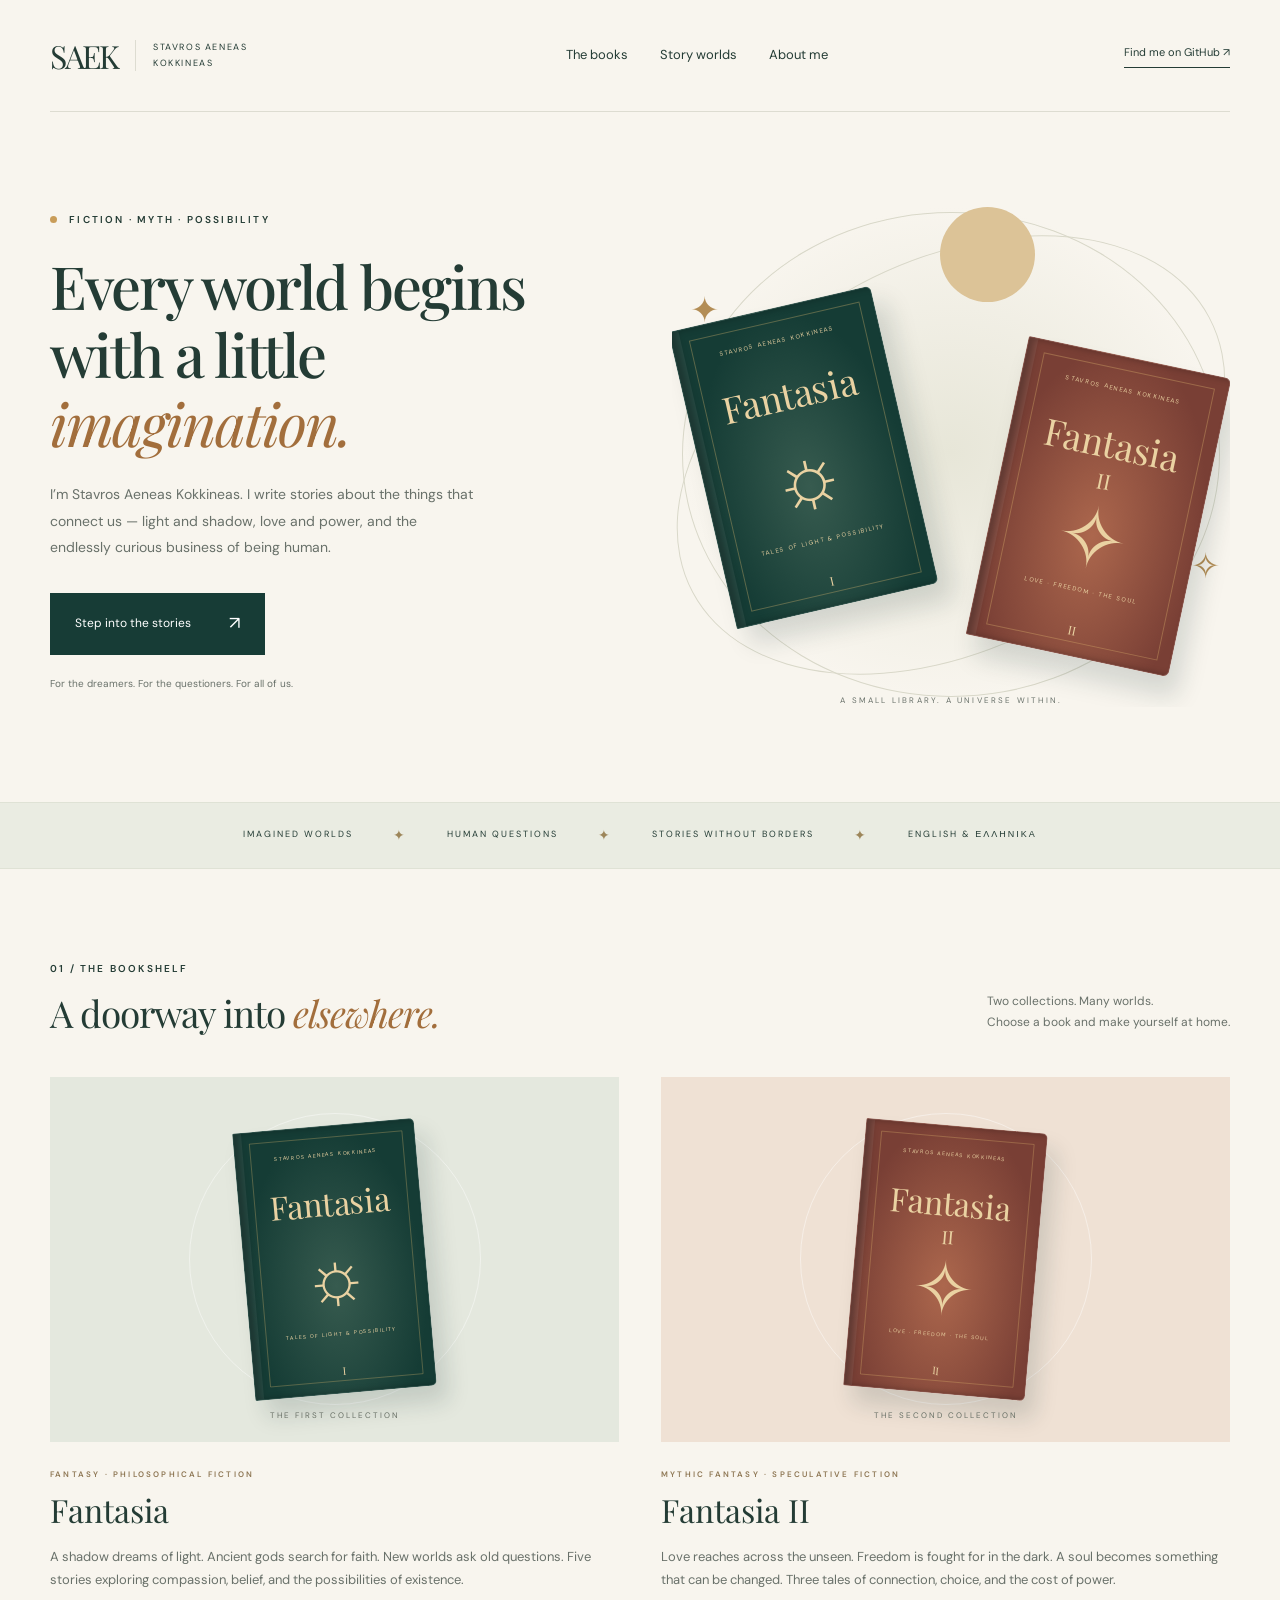
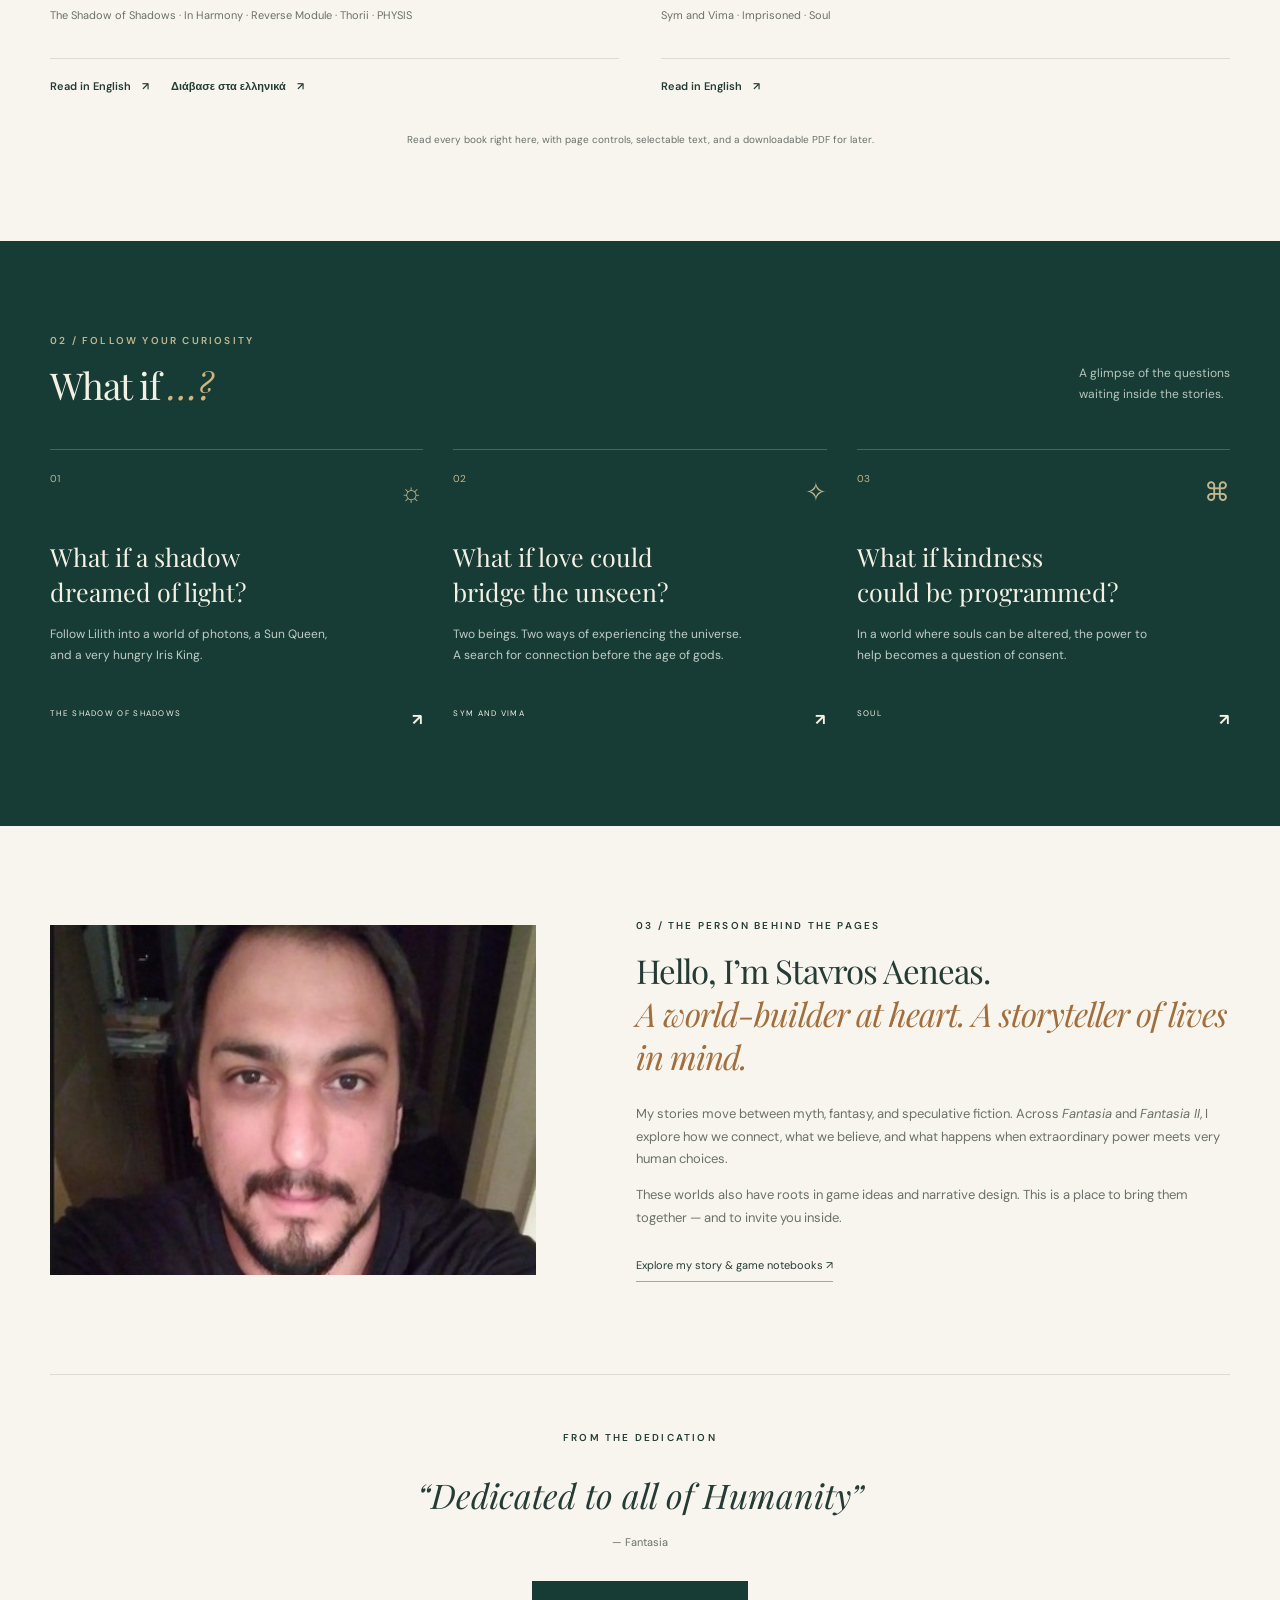
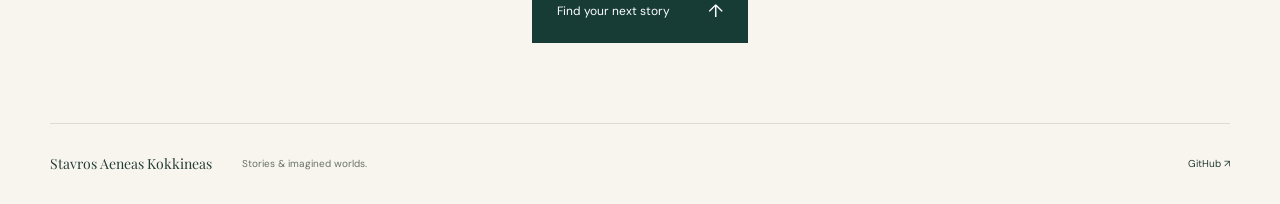
<file: index.html>
<!doctype html>
<html lang="en">
<head>
<meta charset="utf-8"><meta name="viewport" content="width=device-width, initial-scale=1">
<meta name="description" content="Step into the story worlds of Stavros Aeneas Kokkineas. Read Fantasia and Fantasia II: tales of light, love, freedom, and what makes us human.">
<meta name="theme-color" content="#173c36"><title>Stavros Aeneas Kokkineas — Stories & imagined worlds</title>
<link rel="icon" href="assets/mark.svg" type="image/svg+xml"><link rel="stylesheet" href="style.css">
</head>
<body>
<a class="skip" href="#main">Skip to content</a>
<header class="header wrap"><a class="wordmark" href="#" aria-label="Stavros Aeneas Kokkineas home">SAEK<span>STAVROS AENEAS KOKKINEAS</span></a><nav aria-label="Main navigation"><a href="#books">The books</a><a href="#worlds">Story worlds</a><a href="#about">About me</a></nav><a class="header-link" href="https://github.com/PreCosmos">Find me on GitHub ↗</a></header>
<main id="main">
<section class="hero wrap"><div class="hero-copy"><p class="eyebrow"><span></span> FICTION · MYTH · POSSIBILITY</p><h1>Every world begins<br>with a little<br><em>imagination.</em></h1><p class="intro">I’m Stavros Aeneas Kokkineas. I write stories about the things that connect us — light and shadow, love and power, and the endlessly curious business of being human.</p><a class="button" href="#books">Step into the stories <span>↗</span></a><p class="hero-note">For the dreamers. For the questioners. For all of us.</p></div><div class="hero-art" role="img" aria-label="Illustration of two Fantasia books beneath a sun and stars"><div class="orbit orbit-one"></div><div class="orbit orbit-two"></div><span class="star s1">✦</span><span class="star s2">✧</span><span class="sun"></span><div class="book hero-book book-one"><small>STAVROS AENEAS KOKKINEAS</small><strong>Fantasia</strong><div class="cover-symbol">☼</div><span>TALES OF LIGHT & POSSIBILITY</span><i>I</i></div><div class="book hero-book book-two"><small>STAVROS AENEAS KOKKINEAS</small><strong>Fantasia <em>II</em></strong><div class="cover-symbol">✧</div><span>LOVE · FREEDOM · THE SOUL</span><i>II</i></div><span class="art-caption">A SMALL LIBRARY. A UNIVERSE WITHIN.</span></div></section>
<div class="ribbon"><span>IMAGINED WORLDS</span><b>✦</b><span>HUMAN QUESTIONS</span><b>✦</b><span>STORIES WITHOUT BORDERS</span><b>✦</b><span>ENGLISH & ΕΛΛΗΝΙΚΑ</span></div>
<section id="books" class="section wrap"><div class="section-heading"><div><p class="eyebrow">01 / THE BOOKSHELF</p><h2>A doorway into <em>elsewhere.</em></h2></div><p>Two collections. Many worlds.<br>Choose a book and make yourself at home.</p></div><div class="books-grid"><article class="book-card"><a class="cover-stage green-stage" href="reader.html?book=fantasia" aria-label="Read Fantasia in English in the reading room"><div class="book shelf-book book-one"><small>STAVROS AENEAS KOKKINEAS</small><strong>Fantasia</strong><div class="cover-symbol">☼</div><span>TALES OF LIGHT & POSSIBILITY</span><i>I</i></div><span class="cover-tag">THE FIRST COLLECTION</span></a><div class="book-details"><p class="eyebrow">FANTASY · PHILOSOPHICAL FICTION</p><h3>Fantasia</h3><p>A shadow dreams of light. Ancient gods search for faith. New worlds ask old questions. Five stories exploring compassion, belief, and the possibilities of existence.</p><p class="contents">The Shadow of Shadows · In Harmony · Reverse Module · Thorii · PHYSIS</p><div class="reading-links"><a href="reader.html?book=fantasia">Read in English <span>↗</span></a><a href="reader.html?book=fantasia-el" lang="el">Διάβασε στα ελληνικά <span>↗</span></a></div></div></article><article class="book-card"><a class="cover-stage rust-stage" href="reader.html?book=fantasia-ii" aria-label="Read Fantasia II in the reading room"><div class="book shelf-book book-two"><small>STAVROS AENEAS KOKKINEAS</small><strong>Fantasia <em>II</em></strong><div class="cover-symbol">✧</div><span>LOVE · FREEDOM · THE SOUL</span><i>II</i></div><span class="cover-tag">THE SECOND COLLECTION</span></a><div class="book-details"><p class="eyebrow">MYTHIC FANTASY · SPECULATIVE FICTION</p><h3>Fantasia II</h3><p>Love reaches across the unseen. Freedom is fought for in the dark. A soul becomes something that can be changed. Three tales of connection, choice, and the cost of power.</p><p class="contents">Sym and Vima · Imprisoned · Soul</p><div class="reading-links"><a href="reader.html?book=fantasia-ii">Read in English <span>↗</span></a></div></div></article></div><p class="pdf-note">Read every book right here, with page controls, selectable text, and a downloadable PDF for later.</p></section>
<section class="worlds-section" id="worlds"><div class="wrap section"><div class="section-heading"><div><p class="eyebrow">02 / FOLLOW YOUR CURIOSITY</p><h2>What if <em>…?</em></h2></div><p>A glimpse of the questions<br>waiting inside the stories.</p></div><div class="world-grid"><a class="world" href="reader.html?book=fantasia#page=5"><span class="world-number">01 <b>☼</b></span><h3>What if a shadow<br>dreamed of light?</h3><p>Follow Lilith into a world of photons, a Sun Queen, and a very hungry Iris King.</p><span class="world-footer">THE SHADOW OF SHADOWS <b>↗</b></span></a><a class="world" href="reader.html?book=fantasia-ii#page=5"><span class="world-number">02 <b>✧</b></span><h3>What if love could<br>bridge the unseen?</h3><p>Two beings. Two ways of experiencing the universe. A search for connection before the age of gods.</p><span class="world-footer">SYM AND VIMA <b>↗</b></span></a><a class="world" href="reader.html?book=fantasia-ii#page=91"><span class="world-number">03 <b>⌘</b></span><h3>What if kindness<br>could be programmed?</h3><p>In a world where souls can be altered, the power to help becomes a question of consent.</p><span class="world-footer">SOUL <b>↗</b></span></a></div></div></section>
<section class="section wrap about" id="about"><div class="author-art"><img class="author-photo" src="assets/author.jpg" alt="Portrait of Stavros Aeneas Kokkineas" width="500" height="500" loading="lazy" decoding="async"></div><div class="about-copy"><p class="eyebrow">03 / THE PERSON BEHIND THE PAGES</p><h2>Hello, I’m Stavros Aeneas.<br><em>A world-builder at heart. A storyteller of lives in mind.</em></h2><p>My stories move between myth, fantasy, and speculative fiction. Across <cite>Fantasia</cite> and <cite>Fantasia II</cite>, I explore how we connect, what we believe, and what happens when extraordinary power meets very human choices.</p><p>These worlds also have roots in game ideas and narrative design. This is a place to bring them together — and to invite you inside.</p><a class="text-link" href="https://github.com/PreCosmos/GameIdeas">Explore my story & game notebooks ↗</a></div></section>
<section class="closing wrap"><p class="eyebrow">FROM THE DEDICATION</p><blockquote>“Dedicated to all of Humanity”</blockquote><p>— Fantasia</p><a class="button" href="#books">Find your next story <span>↑</span></a></section>
</main><footer class="wrap"><a class="footer-name" href="#">Stavros Aeneas Kokkineas</a><p>Stories & imagined worlds.</p><a href="https://github.com/PreCosmos">GitHub ↗</a></footer>
</body></html>
</file>
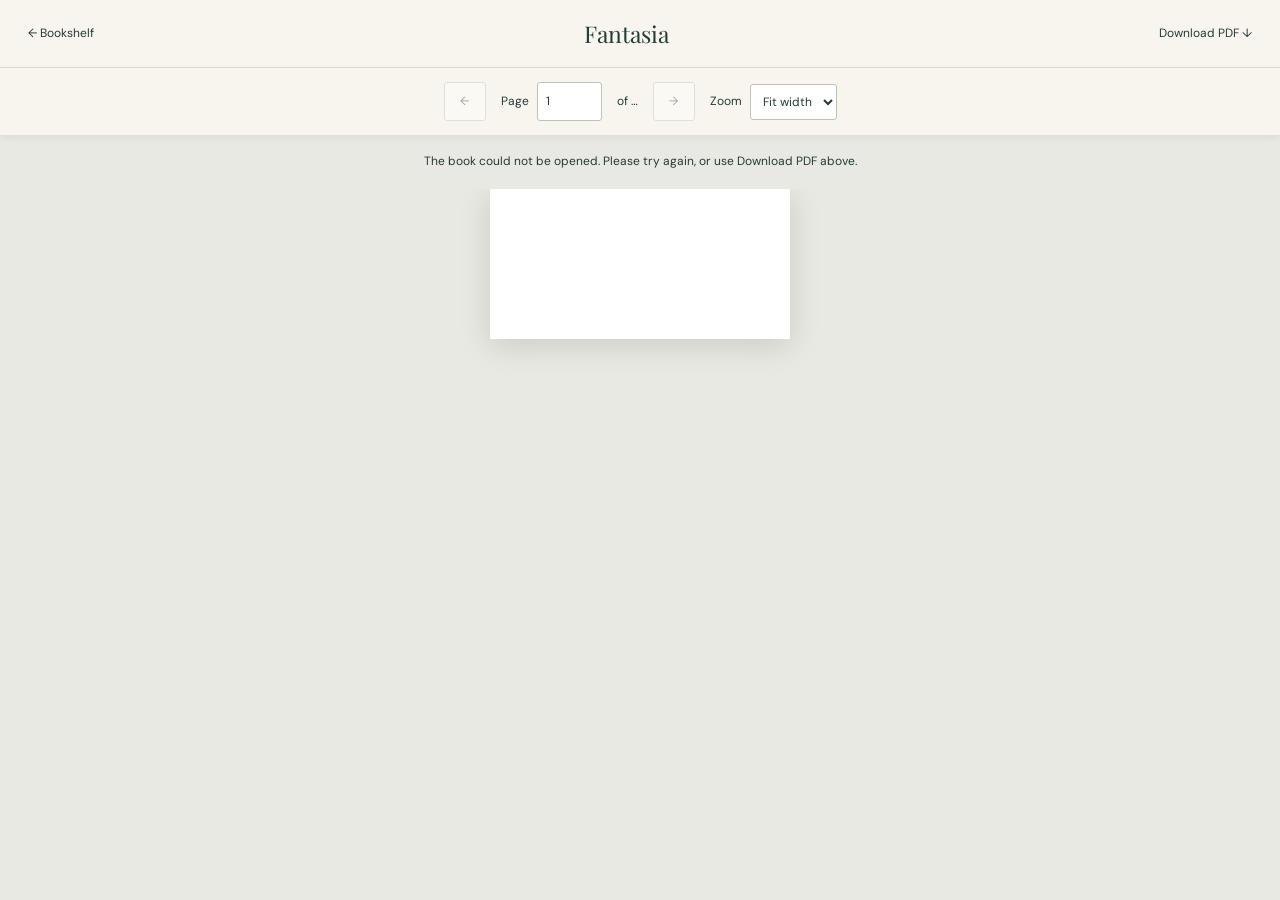
<file: reader.html>
<!doctype html><html lang="en"><head><meta charset="utf-8"><meta name="viewport" content="width=device-width, initial-scale=1"><meta name="theme-color" content="#173c36"><title>Read — Stavros Aeneas Kokkineas</title><link rel="icon" href="assets/mark.svg"><link rel="stylesheet" href="style.css"><link rel="stylesheet" href="assets/pdfjs/pdf_viewer.css"><link rel="stylesheet" href="reader.css"></head><body class="reader-body"><header class="reader-header"><a href="index.html#books" class="back-link">← Bookshelf</a><h1 id="book-title">Your reading room</h1><a id="download" href="index.html#books" download>Download PDF ↓</a></header><main><div class="reader-toolbar" aria-label="Reading controls"><button id="previous" aria-label="Previous page" disabled>←</button><label for="page">Page <input id="page" type="number" min="1" value="1" disabled></label><span id="page-count">of …</span><button id="next" aria-label="Next page" disabled>→</button><label for="zoom">Zoom <select id="zoom"><option value="fit">Fit width</option><option value="1">100%</option><option value="1.25">125%</option><option value="1.5">150%</option><option value="2">200%</option></select></label></div><p id="reader-status" role="status" aria-live="polite">Opening your book…</p><div id="page-area"><div id="paper"><canvas id="canvas" aria-label="Book page"></canvas><div id="text-layer" class="textLayer"></div></div></div><noscript><p class="reader-fallback">Enable JavaScript for the reading room, or open a book directly: <a href="assets/books/fantasia.pdf">Fantasia</a>, <a href="assets/books/fantasia-el.pdf" lang="el">Φαντασία</a>, <a href="assets/books/fantasia-ii.pdf">Fantasia II</a>.</p></noscript></main><script type="module" src="reader.js"></script></body></html>
</file>
<file: style.css>
@import url('https://fonts.googleapis.com/css2?family=DM+Sans:wght@400;500;600;700&family=Playfair+Display:ital,wght@0,400;0,500;0,600;1,400;1,500&display=swap');
:root{--paper:#f8f5ee;--ink:#243c35;--muted:#69716a;--green:#173c36;--gold:#c99d59;--line:#dddcd1;--serif:'Playfair Display',Georgia,serif;--sans:'DM Sans',Arial,sans-serif}*{box-sizing:border-box}html{scroll-behavior:smooth;scroll-padding-top:30px}body{margin:0;background:var(--paper);color:var(--ink);font-family:var(--sans);font-size:15px;line-height:1.75}a{color:inherit;text-decoration:none}a:focus-visible{outline:3px solid #b77c35;outline-offset:6px}a:hover{color:#a26c32}.wrap{width:min(1200px,calc(100% - 100px));margin-inline:auto}.header{height:112px;display:flex;align-items:center;justify-content:space-between;border-bottom:1px solid var(--line);gap:24px}.wordmark{font:32px var(--serif);display:flex;align-items:center;gap:17px;letter-spacing:-2px}.wordmark span{font:9px/1.7 var(--sans);letter-spacing:1.6px;max-width:135px;border-left:1px solid var(--line);padding-left:17px}.header nav{display:flex;gap:32px;font-size:13px}.header-link{font-size:11px;border-bottom:1px solid var(--ink);padding-bottom:4px}.hero{display:grid;grid-template-columns:1.08fr 1fr;align-items:center;min-height:690px;gap:20px;padding-block:64px 74px}.eyebrow{font-size:10px;letter-spacing:2.2px;font-weight:600;line-height:1.6}.eyebrow>span{display:inline-block;width:7px;height:7px;background:var(--gold);border-radius:50%;margin-right:8px}h1,h2,h3,p{margin-top:0}h1{font:500 clamp(42px,4.65vw,65px)/1.15 var(--serif);letter-spacing:-2px;margin:24px 0}h1 em,h2 em{font-weight:400;color:#a26e3c}h2{font:400 37px/1.3 var(--serif);letter-spacing:-1px;margin-bottom:0}.intro{max-width:430px;color:var(--muted);font-size:14px;line-height:1.9}.button{display:inline-flex;align-items:center;justify-content:space-between;gap:38px;background:var(--green);color:#fff;padding:14px 24px;font-size:12px;margin-top:18px;border:1px solid var(--green);transition:background .2s,transform .2s}.button:hover{background:#2c5448;color:white;transform:translateY(-2px)}.button span{font-size:18px}.hero-note{font-size:10px;color:var(--muted);margin:20px 0 0}.hero-art{height:510px;position:relative;background:radial-gradient(ellipse at center,#e7e6d8 0,transparent 68%)}.orbit{position:absolute;border:1px solid #d9d8c9;border-radius:50%;inset:15px 10px 10px}.orbit-two{inset:64px -14px 58px;transform:rotate(-28deg)}.sun{position:absolute;width:95px;height:95px;border-radius:50%;background:#dcc397;top:10px;left:48%}.star{position:absolute;color:#b38d55;font-size:35px}.s1{top:83px;left:18px}.s2{right:10px;bottom:110px}.book{position:relative;width:207px;height:305px;display:flex;align-items:center;flex-direction:column;text-align:center;padding:27px 15px 17px;box-shadow:inset 6px 0 7px #0004,inset 9px 0 0 #ffffff12,12px 19px 25px #172c3026;border:1px solid #ffffff22;color:#ead2a2;border-radius:2px 6px 6px 2px}.book:before{content:'';position:absolute;inset:12px 13px 13px 17px;border:1px solid #e5bd7255}.book small{font-size:6px;letter-spacing:1.4px;z-index:1}.book strong{font:37px var(--serif);margin-top:24px;z-index:1}.book strong em{display:block;font:21px var(--serif);margin-top:0}.book .cover-symbol{font-size:83px;line-height:1.45;font-family:Georgia,serif;font-weight:400}.book>span{font-size:6px;letter-spacing:1.5px;z-index:1}.book i{font:12px var(--serif);margin-top:auto}.book-one{background:radial-gradient(ellipse at 50% 60%,#375b4f,#153c35 70%)}.book-two{background:radial-gradient(ellipse at 50% 60%,#ac674d,#793f35 75%)}.book-two .cover-symbol{font-size:85px;line-height:1.1}.hero-book{position:absolute}.hero-art .book-one{left:28px;top:108px;transform:rotate(-13deg)}.hero-art .book-two{right:28px;top:157px;transform:rotate(12deg)}.art-caption{position:absolute;bottom:0;left:0;right:0;text-align:center;font-size:8px;letter-spacing:2.2px;color:var(--muted)}.ribbon{background:#eaece2;border-block:1px solid #dfe2d5;display:flex;justify-content:center;align-items:center;gap:40px;padding:20px;font-size:9px;letter-spacing:2px}.ribbon b{font-size:14px;color:#9d865a;font-weight:400}.section{padding-block:92px}.section-heading{display:flex;justify-content:space-between;align-items:end;gap:20px;margin-bottom:40px}.section-heading>p{font-size:12px;color:var(--muted);margin-bottom:4px}.section-heading .eyebrow{margin-bottom:12px}.books-grid{display:grid;grid-template-columns:1fr 1fr;gap:42px}.cover-stage{display:flex;position:relative;align-items:center;justify-content:center;height:365px;overflow:hidden}.cover-stage:before{content:'';width:290px;height:290px;border-radius:50%;border:1px solid #ffffff70;position:absolute}.green-stage{background:#e4e8de}.rust-stage{background:#efe1d4}.shelf-book{transform:rotate(-5deg) scale(.88);transition:transform .3s}.rust-stage .shelf-book{transform:rotate(5deg) scale(.88)}.cover-stage:hover .shelf-book{transform:rotate(0) scale(.92)}.cover-tag{position:absolute;bottom:20px;font-size:8px;letter-spacing:2px;color:#687066}.book-details{padding:26px 0 0}.book-details .eyebrow{font-size:8px;color:#8e7754}.book-details h3{font:32px var(--serif);margin-bottom:15px}.book-details>p:not(.eyebrow){color:var(--muted);font-size:13px}.book-details .contents{font-size:11px!important;line-height:1.9;min-height:42px}.reading-links{display:flex;gap:22px;flex-wrap:wrap;border-top:1px solid var(--line);padding-top:18px;font-size:11px;font-weight:600}.reading-links span{margin-left:8px}.pdf-note{text-align:center;color:var(--muted);font-size:10px;margin:35px 0 0}.worlds-section{background:var(--green);color:#f5f0e4}.worlds-section .eyebrow{color:#c5b68f}.worlds-section h2 em{color:#d1b47e}.worlds-section .section-heading>p{color:#b6c6bb}.world-grid{display:grid;grid-template-columns:repeat(3,1fr);gap:30px}.world{border-top:1px solid #ffffff35;padding-top:20px;display:flex;flex-direction:column;transition:color .2s}.world:hover{color:#e4c28b}.world-number{display:flex;justify-content:space-between;font-size:10px;color:#c3b68f}.world-number b{font-size:26px;font-weight:400}.world h3{font:25px/1.4 var(--serif);margin:24px 0 15px}.world p{font-size:12px;color:#c0cdc4;max-width:290px}.world-footer{margin-top:auto;padding-top:28px;font-size:8px;letter-spacing:1.3px;display:flex;justify-content:space-between}.world-footer b{font-size:16px}.about{display:grid;grid-template-columns:.9fr 1.1fr;gap:100px;align-items:center}.author-art{height:350px;background:#e7e7dc;display:flex;align-items:center;justify-content:center;position:relative;overflow:hidden}.author-orbit{position:absolute;width:285px;height:285px;border:1px solid #b4bdac;border-radius:50%}.author-orbit:after{content:'';position:absolute;inset:25px;border:1px solid #c2c7b7;border-radius:50%}.author-initials{font:85px var(--serif);letter-spacing:-10px;z-index:1}.author-initials span{font-style:italic;color:#a27944;position:relative;top:20px}.author-art p{position:absolute;bottom:20px;font-size:8px;letter-spacing:2px}.author-art>b{position:absolute;top:30px;right:40px;color:#ad8b51;font-size:29px;font-weight:400}.about-copy h2{font-size:33px;margin:15px 0 25px}.about-copy>p:not(.eyebrow){font-size:13px;color:var(--muted)}.text-link{font-size:11px;border-bottom:1px solid #a5aa98;padding-bottom:6px;display:inline-block;margin-top:13px}.closing{text-align:center;padding:55px 0 80px;border-top:1px solid var(--line)}.closing blockquote{font:italic 34px/1.5 var(--serif);margin:24px 0 12px}.closing>p:not(.eyebrow){font-size:11px;color:var(--muted)}footer{padding-block:28px;display:flex;align-items:center;gap:30px;border-top:1px solid var(--line);font-size:10px}footer p{margin:0;color:var(--muted)}footer>a:last-child{margin-left:auto}.footer-name{font-family:var(--serif);font-size:14px}.skip{position:absolute;left:20px;top:-100px;background:var(--green);color:white;padding:10px;z-index:5}.skip:focus{top:10px}@media(min-width:1450px){.hero-art .book-one{left:45px}.hero-art .book-two{right:40px}}@media(max-width:1000px){.wrap{width:calc(100% - 56px)}.header-link{display:none}.hero{gap:0;min-height:620px}h1{font-size:47px}.hero-art{transform:scale(.85);transform-origin:center}.hero-art .book-one{left:-10px}.hero-art .book-two{right:-10px}.ribbon{gap:20px;font-size:8px}.about{gap:50px}.wordmark span{max-width:130px}.header nav{gap:22px}}@media(max-width:700px){.wrap{width:calc(100% - 40px)}.header{height:90px}.wordmark{font-size:27px}.wordmark span{display:none}.header nav{gap:18px;font-size:11px}.hero{grid-template-columns:1fr;padding:45px 0 40px;gap:12px}.hero-copy{max-width:500px}h1{font-size:50px}.hero-art{height:450px;width:min(100%,410px);justify-self:center;transform:scale(.92)}.hero-art .book-one{left:15px;top:75px}.hero-art .book-two{right:5px;top:120px}.sun{top:5px}.ribbon{flex-wrap:wrap;gap:10px 20px;font-size:7px}.ribbon b:nth-of-type(2){display:none}.section{padding-block:60px}.section-heading{display:block;margin-bottom:30px}.section-heading>p{margin-top:18px}h2{font-size:30px}.books-grid{grid-template-columns:1fr;gap:45px}.cover-stage{height:350px}.book-details .contents{min-height:0}.world-grid{grid-template-columns:1fr;gap:35px}.world h3 br{display:none}.world h3{font-size:25px;margin-top:12px}.world p{max-width:none}.world-footer{padding-top:10px}.about{grid-template-columns:1fr;gap:35px}.author-art{height:300px}.about-copy h2{font-size:30px}.closing{padding-block:45px 60px}.closing blockquote{font-size:27px;margin-inline:0}footer{flex-wrap:wrap;gap:10px 20px}footer p{display:none}.hero-note{font-size:9px}}@media(prefers-reduced-motion:reduce){html{scroll-behavior:auto}*{transition:none!important}}
.hero-art{overflow:hidden}

.author-photo{display:block;width:100%;height:100%;object-fit:cover;object-position:center 55%}
</file>
<file: assets/pdfjs/pdf_viewer.css>
/* Copyright 2014 Mozilla Foundation
 *
 * Licensed under the Apache License, Version 2.0 (the "License");
 * you may not use this file except in compliance with the License.
 * You may obtain a copy of the License at
 *
 *     http://www.apache.org/licenses/LICENSE-2.0
 *
 * Unless required by applicable law or agreed to in writing, software
 * distributed under the License is distributed on an "AS IS" BASIS,
 * WITHOUT WARRANTIES OR CONDITIONS OF ANY KIND, either express or implied.
 * See the License for the specific language governing permissions and
 * limitations under the License.
 */

:root {
  --button-primary-bg-color: var(
    --button-background-color-primary,
    light-dark(#0060df, #0df)
  );
  --button-primary-fg-color: var(
    --button-text-color-primary,
    light-dark(#fbfbfe, #15141a)
  );
  --button-primary-border-color: var(--button-primary-bg-color);
  --button-primary-active-bg-color: var(
    --button-background-color-primary-active,
    light-dark(#054096, #aaf2ff)
  );
  --button-primary-active-fg-color: var(--button-primary-fg-color);
  --button-primary-active-border-color: var(--button-primary-active-bg-color);
  --button-primary-hover-bg-color: var(
    --button-background-color-primary-hover,
    light-dark(#0250bb, #80ebff)
  );
  --button-primary-hover-fg-color: var(--button-primary-fg-color);
  --button-primary-hover-border-color: var(--button-primary-hover-bg-color);
  --button-primary-disabled-bg-color: var(--button-primary-bg-color);
  --button-primary-disabled-border-color: var(--button-primary-border-color);
  --button-primary-disabled-fg-color: var(--button-primary-fg-color);

  --button-secondary-bg-color: var(
    --button-background-color,
    light-dark(rgb(21 20 26 / 0.07), rgb(251 251 254 / 0.07))
  );
  --button-secondary-fg-color: var(--text-color, light-dark(#15141a, #fbfbfe));
  --button-secondary-border-color: var(
    --button-border-color,
    var(--button-secondary-bg-color)
  );
  --button-secondary-active-bg-color: var(
    --button-background-color-active,
    light-dark(rgb(21 20 26 / 0.21), rgb(251 251 254 / 0.21))
  );
  --button-secondary-active-fg-color: var(--button-secondary-fg-color);
  --button-secondary-active-border-color: var(--button-secondary-bg-color);
  --button-secondary-hover-bg-color: var(
    --button-background-color-hover,
    light-dark(rgb(21 20 26 / 0.14), rgb(251 251 254 / 0.14))
  );
  --button-secondary-hover-fg-color: var(--button-secondary-fg-color);
  --button-secondary-hover-border-color: var(--button-secondary-hover-bg-color);
  --button-secondary-disabled-bg-color: var(--button-secondary-bg-color);
  --button-secondary-disabled-border-color: var(
    --button-secondary-border-color
  );
  --button-secondary-disabled-fg-color: var(--button-secondary-fg-color);
  --button-disabled-opacity: 0.4;
  --hover-filter: brightness(0.9);

  @media (prefers-color-scheme: dark) {
    --button-disabled-opacity: 0.6;
    --hover-filter: brightness(1.4);
  }

  @media screen and (forced-colors: active) {
    --button-primary-bg-color: var(
      --button-background-color-primary,
      ButtonText
    );
    --button-primary-fg-color: var(--button-text-color-primary, ButtonFace);
    --button-primary-border-color: var(
      --button-border-color-primary,
      ButtonText
    );
    --button-primary-active-bg-color: var(
      --button-background-color-primary-active,
      SelectedItem
    );
    --button-primary-active-fg-color: var(
      --button-text-color-primary-active,
      HighlightText
    );
    --button-primary-active-border-color: var(
      --button-border-color-primary-active,
      ButtonText
    );
    --button-primary-hover-bg-color: var(
      --button-background-color-primary-hover,
      SelectedItem
    );
    --button-primary-hover-fg-color: var(
      --button-text-color-primary-hover,
      HighlightText
    );
    --button-primary-hover-border-color: var(
      --button-border-color-primary-hover,
      SelectedItem
    );
    --button-primary-disabled-bg-color: var(
      --button-background-color-primary-disabled,
      GrayText
    );
    --button-primary-disabled-fg-color: var(
      --button-text-color-primary-disabled,
      ButtonFace
    );
    --button-primary-disabled-border-color: var(
      --button-border-color-primary-disabled,
      GrayText
    );

    --button-secondary-bg-color: var(--button-background-color, ButtonFace);
    --button-secondary-fg-color: var(--button-text-color, ButtonText);
    --button-secondary-border-color: var(--button-border-color, ButtonText);
    --button-secondary-active-bg-color: var(
      --button-background-color-active,
      HighlightText
    );
    --button-secondary-active-fg-color: var(
      --button-text-color-active,
      SelectedItem
    );
    --button-secondary-active-border-color: var(
      --button-border-color-active,
      ButtonText
    );
    --button-secondary-hover-bg-color: var(
      --button-background-color-hover,
      HighlightText
    );
    --button-secondary-hover-fg-color: var(
      --button-text-color-hover,
      SelectedItem
    );
    --button-secondary-hover-border-color: var(
      --button-border-color-hover,
      SelectedItem
    );
    --button-secondary-disabled-fg-color: var(
      --button-text-color-disabled,
      GrayText
    );
    --button-secondary-disabled-border-color: var(
      --button-border-color-disabled,
      GrayText
    );
    --button-disabled-opacity: 1;
    --hover-filter: none;
  }
}

.primaryButton,
.secondaryButton {
  border-radius: var(--button-border-radius, 4px);
  border: 1px solid;
  font: menu;
  font-weight: var(--button-font-weight, 590);
  font-size: var(--button-font-size, 13px);
  padding: var(--button-padding, 4px 16px);
  width: auto;
  min-height: var(--button-min-height, 32px);

  &:hover {
    cursor: pointer;
    filter: var(--hover-filter);
  }

  > span {
    color: inherit;
    font: inherit;
  }

  &:disabled {
    pointer-events: none;
  }
}

.primaryButton {
  color: var(--button-primary-fg-color);
  background-color: var(--button-primary-bg-color);
  border-color: var(--button-primary-border-color);
  opacity: 1;

  &:hover {
    color: var(--button-primary-hover-fg-color);
    background-color: var(--button-primary-hover-bg-color);
    border-color: var(--button-primary-hover-border-color);
  }

  &:active {
    color: var(--button-primary-active-fg-color);
    background-color: var(--button-primary-active-bg-color);
    border-color: var(--button-primary-active-border-color);
  }

  &:disabled {
    background-color: var(--button-primary-disabled-bg-color);
    border-color: var(--button-primary-disabled-border-color);
    color: var(--button-primary-disabled-fg-color);
    opacity: var(--button-disabled-opacity);
  }
}

.secondaryButton {
  color: var(--button-secondary-fg-color);
  background-color: var(--button-secondary-bg-color);
  border-color: var(--button-secondary-border-color);

  &:hover {
    color: var(--button-secondary-hover-fg-color);
    background-color: var(--button-secondary-hover-bg-color);
    border-color: var(--button-secondary-hover-border-color);
  }

  &:active {
    color: var(--button-secondary-active-fg-color);
    background-color: var(--button-secondary-active-bg-color);
    border-color: var(--button-secondary-active-border-color);
  }

  &:disabled {
    background-color: var(--button-secondary-disabled-bg-color);
    border-color: var(--button-secondary-disabled-border-color);
    color: var(--button-secondary-disabled-fg-color);
    opacity: var(--button-disabled-opacity);
  }
}

.messageBar {
  --closing-button-icon: url(images/messageBar_closingButton.svg);
  --message-bar-close-button-color: var(--text-primary-color);
  --message-bar-close-button-color-hover: var(--text-primary-color);
  --message-bar-close-button-border-radius: var(--border-radius-small, 4px);
  --message-bar-close-button-border: none;
  --message-bar-close-button-hover-bg-color: var(
    --button-background-color-hover,
    light-dark(rgb(21 20 26 / 0.14), rgb(251 251 254 / 0.14))
  );
  --message-bar-close-button-active-bg-color: var(
    --button-background-color-active,
    light-dark(rgb(21 20 26 / 0.21), rgb(251 251 254 / 0.21))
  );
  --message-bar-close-button-focus-bg-color: var(
    --button-background-color,
    light-dark(rgb(21 20 26 / 0.07), rgb(251 251 254 / 0.07))
  );

  @media screen and (forced-colors: active) {
    --message-bar-close-button-color: var(--button-text-color, ButtonText);
    --message-bar-close-button-border: 1px solid
      var(--button-border-color, ButtonText);
    --message-bar-close-button-hover-bg-color: var(
      --button-background-color-hover,
      SelectedItemText
    );
    --message-bar-close-button-active-bg-color: var(
      --button-background-color-hover,
      SelectedItemText
    );
    --message-bar-close-button-focus-bg-color: var(
      --button-background-color-hover,
      SelectedItemText
    );
    --message-bar-close-button-color-hover: var(
      --button-text-color-hover,
      SelectedItem
    );
  }

  display: flex;
  position: relative;
  padding: 8px 8px 8px 16px;
  flex-direction: column;
  justify-content: center;
  align-items: center;
  gap: 8px;
  -webkit-user-select: none;
     -moz-user-select: none;
          user-select: none;
  border-radius: var(--border-radius-small, 4px);

  border: 1px solid var(--message-bar-border-color);
  background: var(--message-bar-bg-color);
  color: var(--message-bar-fg-color);

  > div {
    display: flex;
    align-items: flex-start;
    gap: 8px;
    align-self: stretch;

    &::before {
      content: "";
      display: inline-block;
      width: 16px;
      height: 16px;
      -webkit-mask-image: var(--message-bar-icon);
              mask-image: var(--message-bar-icon);
      -webkit-mask-size: cover;
              mask-size: cover;
      background-color: var(--message-bar-icon-color);
      flex-shrink: 0;
    }
  }

  button {
    cursor: pointer;

    &:focus-visible {
      outline: var(--focus-ring-outline);
      outline-offset: 2px;
    }
  }

  .closeButton {
    width: 32px;
    height: 32px;
    background: none;
    border-radius: var(--message-bar-close-button-border-radius);
    border: var(--message-bar-close-button-border);

    display: flex;
    align-items: center;
    justify-content: center;

    &::before {
      content: "";
      display: inline-block;
      width: 16px;
      height: 16px;
      -webkit-mask-image: var(--closing-button-icon);
              mask-image: var(--closing-button-icon);
      -webkit-mask-size: cover;
              mask-size: cover;
      background-color: var(--message-bar-close-button-color);
    }

    &:is(:hover, :active, :focus)::before {
      background-color: var(--message-bar-close-button-color-hover);
    }

    &:hover {
      background-color: var(--message-bar-close-button-hover-bg-color);
    }

    &:active {
      background-color: var(--message-bar-close-button-active-bg-color);
    }

    &:focus {
      background-color: var(--message-bar-close-button-focus-bg-color);
    }

    > span {
      display: inline-block;
      width: 0;
      height: 0;
      overflow: hidden;
    }
  }
}

#editorUndoBar {
  --message-bar-icon: url(images/messageBar_info.svg);
  --message-bar-icon-color: light-dark(#0060df, #73a7f3);
  --message-bar-bg-color: light-dark(#deeafc, #003070);
  --message-bar-fg-color: var(--text-primary-color);
  --message-bar-border-color: light-dark(
    rgb(0 0 0 / 0.08),
    rgb(255 255 255 / 0.08)
  );

  @media screen and (forced-colors: active) {
    --message-bar-icon-color: CanvasText;
    --message-bar-bg-color: Canvas;
    --message-bar-border-color: CanvasText;
  }

  position: fixed;
  top: 50px;
  left: 50%;
  transform: translateX(-50%);
  z-index: 10;

  padding-block: 8px;
  padding-inline: 16px 8px;

  font: menu;
  font-size: 15px;

  cursor: default;

  button {
    cursor: pointer;
  }

  #editorUndoBarUndoButton {
    margin-inline-start: 8px;
    border-color: var(--color-accent-primary, light-dark(#0060df, #0df));
  }

  > div {
    align-items: center;
  }
}

.dialog {
  --dialog-bg-color: var(--background-color-canvas, light-dark(white, #1c1b22));
  --dialog-border-color: var(
    --background-color-canvas,
    light-dark(white, #1c1b22)
  );
  --dialog-shadow: 0 2px 14px 0 light-dark(rgb(58 57 68 / 0.2), #15141a);
  --text-secondary-color: light-dark(#5b5b66, #cfcfd8);
  --separator-color: light-dark(#f0f0f4, #52525e);
  --textarea-border-color: var(--border-color-interactive, #8f8f9d);
  --textarea-bg-color: light-dark(white, #42414d);
  --textarea-fg-color: var(--text-secondary-color);

  --input-text-bg-color: light-dark(white, #42414d);
  --input-text-fg-color: var(--text-primary-color);

  @media screen and (forced-colors: active) {
    --dialog-bg-color: var(--background-color-canvas, Canvas);
    --dialog-border-color: var(--border-color, CanvasText);
    --dialog-shadow: none;
    --text-secondary-color: CanvasText;
    --separator-color: CanvasText;

    --textarea-border-color: ButtonBorder;
    --textarea-bg-color: Field;
    --textarea-fg-color: ButtonText;

    --input-text-bg-color: Field;
    --input-text-fg-color: FieldText;
  }

  font: message-box;
  font-size: 13px;
  font-weight: 400;
  line-height: 150%;
  border-radius: var(--border-radius-medium, 4px);
  padding: 12px 16px;
  border: 1px solid var(--dialog-border-color);
  background: var(--dialog-bg-color);
  color: var(--text-primary-color);
  box-shadow: var(--dialog-shadow);

  .mainContainer {
    *:focus-visible {
      outline: var(--focus-ring-outline);
      outline-offset: 2px;
    }

    .title {
      display: flex;
      width: auto;
      flex-direction: column;
      justify-content: flex-end;
      align-items: flex-start;
      gap: 12px;

      > span {
        font-size: 13px;
        font-style: normal;
        font-weight: 590;
        line-height: 150%;
      }
    }

    .dialogSeparator {
      width: 100%;
      height: 0;
      margin-block: 4px;
      border-top: 1px solid var(--separator-color);
      border-bottom: none;
    }

    .dialogButtonsGroup {
      display: flex;
      gap: 12px;
      align-self: flex-end;
    }
    input:is([type="checkbox"], [type="radio"]) {
      accent-color: var(--color-accent-primary, light-dark(#0060df, #0df));
      width: var(--checkbox-size, 16px);
      height: var(--checkbox-size, 16px);
    }

    .radio {
      display: flex;
      flex-direction: column;
      align-items: flex-start;
      gap: 4px;

      > .radioButton {
        display: flex;
        gap: 8px;
        align-self: stretch;
        align-items: center;
      }

      > .radioLabel {
        display: flex;
        padding-inline-start: 24px;
        align-items: flex-start;
        gap: 10px;
        align-self: stretch;

        > span {
          flex: 1 0 0;
          font-size: 11px;
          color: var(--text-secondary-color);
        }
      }
    }

    button:not(:is(.toggle-button, .closeButton, .clearInputButton)) {
      border-radius: var(--button-border-radius, 4px);
      border-width: 1px;
      border-style: solid;
      font: menu;
      font-weight: var(--button-font-weight, 590);
      font-size: var(--button-font-size, 13px);
      padding: var(--button-padding, 4px 16px);
      width: auto;
      min-height: var(--button-min-height, 32px);

      &:hover {
        cursor: pointer;
        filter: var(--hover-filter);
      }

      > span {
        color: inherit;
        font: inherit;
      }
      &:disabled {
        pointer-events: none;
      }
    }

    a {
      color: var(--link-fg-color);

      &:hover {
        color: var(--link-hover-fg-color);
      }
    }

    textarea {
      font: inherit;
      padding: 8px;
      resize: none;
      margin: 0;
      box-sizing: border-box;
      border-radius: var(--border-radius-small, 4px);
      border: 1px solid var(--textarea-border-color);
      background: var(--textarea-bg-color);
      color: var(--textarea-fg-color);

      &:focus {
        outline-offset: 0;
        border-color: transparent;
      }

      &:disabled {
        pointer-events: none;
        opacity: 0.4;
      }
    }

    input[type="text"] {
      background-color: var(--input-text-bg-color);
      color: var(--input-text-fg-color);
    }

    .messageBar {
      --message-bar-bg-color: light-dark(#ffebcd, #5a3100);
      --message-bar-fg-color: light-dark(#15141a, #fbfbfe);
      --message-bar-border-color: light-dark(
        rgb(0 0 0 / 0.08),
        rgb(255 255 255 / 0.08)
      );
      --message-bar-icon: url(images/messageBar_warning.svg);
      --message-bar-icon-color: light-dark(#cd411e, #e49c49);

      @media screen and (forced-colors: active) {
        --message-bar-bg-color: HighlightText;
        --message-bar-fg-color: CanvasText;
        --message-bar-border-color: CanvasText;
        --message-bar-icon-color: CanvasText;
      }

      align-self: stretch;

      > div {
        &::before,
        > div {
          margin-block: 4px;
        }

        > div {
          display: flex;
          flex-direction: column;
          align-items: flex-start;
          gap: 8px;
          flex: 1 0 0;

          .title {
            font-size: 13px;
            font-weight: 590;
          }

          .description {
            font-size: 13px;
          }
        }
      }
    }

    .toggler {
      display: flex;
      align-items: center;
      gap: 8px;
      align-self: stretch;

      > .togglerLabel {
        -webkit-user-select: none;
           -moz-user-select: none;
                user-select: none;
      }
    }
  }
}

.textLayer {
  color-scheme: only light;

  position: absolute;
  text-align: initial;
  inset: 0;
  overflow: clip;
  opacity: 1;
  line-height: 1;
  letter-spacing: normal;
  word-spacing: normal;
  -webkit-text-size-adjust: none;
     -moz-text-size-adjust: none;
          text-size-adjust: none;
  forced-color-adjust: none;
  transform-origin: 0 0;
  caret-color: CanvasText;
  z-index: 0;

  &.highlighting {
    touch-action: none;
  }

  :is(span, br) {
    color: transparent;
    position: absolute;
    white-space: pre;
    cursor: text;
    transform-origin: 0% 0%;
    -webkit-user-select: text;
       -moz-user-select: text;
            user-select: text;
  }
  --min-font-size: 1;
  --text-scale-factor: calc(var(--total-scale-factor) * var(--min-font-size));
  --min-font-size-inv: calc(1 / var(--min-font-size));

  > :not(.markedContent),
  .markedContent span:not(.markedContent) {
    z-index: 1;

    --font-height: 0;
    font-size: calc(var(--text-scale-factor) * var(--font-height));

    --scale-x: 1;
    --rotate: 0deg;
    transform: rotate(var(--rotate)) scaleX(var(--scale-x))
      scale(var(--min-font-size-inv));
  }

  .markedContent {
    display: contents;
  }

  span[role="img"] {
    -webkit-user-select: none;
       -moz-user-select: none;
            user-select: none;
    cursor: default;
  }

  .highlight {
    --highlight-bg-color: rgb(180 0 170 / 0.25);
    --highlight-selected-bg-color: rgb(0 100 0 / 0.25);
    --highlight-backdrop-filter: none;
    --highlight-selected-backdrop-filter: none;

    @media screen and (forced-colors: active) {
      --highlight-bg-color: transparent;
      --highlight-selected-bg-color: transparent;
      --highlight-backdrop-filter: var(--hcm-highlight-filter);
      --highlight-selected-backdrop-filter: var(
        --hcm-highlight-selected-filter
      );
    }

    margin: -1px;
    padding: 1px;
    background-color: var(--highlight-bg-color);
    backdrop-filter: var(--highlight-backdrop-filter);
    border-radius: 4px;

    &.appended {
      position: initial;
    }

    &.begin {
      border-radius: 4px 0 0 4px;
    }

    &.end {
      border-radius: 0 4px 4px 0;
    }

    &.middle {
      border-radius: 0;
    }

    &.selected {
      background-color: var(--highlight-selected-bg-color);
      backdrop-filter: var(--highlight-selected-backdrop-filter);
      scroll-margin-top: 50px;
    }
  }

  ::-moz-selection {
    background: rgba(0 0 255 / 0.25);
    background: color-mix(in srgb, AccentColor, transparent 50%);
    color: transparent;
  }

  ::selection {
    background: rgba(0 0 255 / 0.25);
    background: color-mix(in srgb, AccentColor, transparent 50%);
    color: transparent;
  }

  &.selectionRendering {
    ::-moz-selection {
      background: transparent;
      color: transparent;
    }
    ::selection {
      background: transparent;
      color: transparent;
    }
  }
  br::-moz-selection {
    background: transparent;
  }
  br::selection {
    background: transparent;
  }

  .endOfContent {
    display: block;
    position: absolute;
    inset: 100% 0 0;
    z-index: 0;
    cursor: default;
    -webkit-user-select: none;
       -moz-user-select: none;
            user-select: none;
  }

  &.selecting .endOfContent {
    top: 0;
  }
}

.textLayerImages {
  position: absolute;
  inset: 0;
  -webkit-user-select: none;
     -moz-user-select: none;
          user-select: none;

  canvas {
    position: absolute;
    transform-origin: 0% 0%;
  }
}

.annotationLayer {
  color-scheme: only light;

  --annotation-unfocused-field-background: url("data:image/svg+xml;charset=UTF-8,<svg width='1px' height='1px' xmlns='http://www.w3.org/2000/svg'><rect width='100%' height='100%' style='fill:rgba(0, 54, 255, 0.13);'/></svg>");
  --annotation-unfocused-field-filter: url("data:image/svg+xml;charset=UTF-8,<svg xmlns='http://www.w3.org/2000/svg'><filter id='pdfjsFillableField' x='0%' y='0%' width='100%' height='100%' color-interpolation-filters='sRGB'><feFlood flood-color='rgb(0,54,255)' flood-opacity='0.13' result='f'/><feComposite in='f' in2='SourceGraphic' operator='over'/></filter></svg>#pdfjsFillableField");
  --input-focus-border-color: Highlight;
  --input-focus-outline: 1px solid Canvas;
  --input-unfocused-border-color: transparent;
  --input-disabled-border-color: transparent;
  --input-hover-border-color: black;
  --link-outline: none;

  @media screen and (forced-colors: active) {
    --input-focus-border-color: CanvasText;
    --input-unfocused-border-color: ActiveText;
    --input-disabled-border-color: GrayText;
    --input-hover-border-color: Highlight;
    --link-outline: 1.5px solid LinkText;

    .textWidgetAnnotation :is(input, textarea):required,
    .choiceWidgetAnnotation select:required,
    .buttonWidgetAnnotation:is(.checkBox, .radioButton) input:required {
      outline: 1.5px solid selectedItem;
    }

    .linkAnnotation {
      outline: var(--link-outline);

      &:hover {
        backdrop-filter: var(--hcm-highlight-filter);
      }

      & > a:hover {
        opacity: 0 !important;
        background: none !important;
        box-shadow: none;
      }
    }

    .popupAnnotation .popup {
      outline: calc(1.5px * var(--total-scale-factor)) solid CanvasText !important;
      background-color: ButtonFace !important;
      color: ButtonText !important;
    }

    .highlightArea:hover::after {
      position: absolute;
      top: 0;
      left: 0;
      width: 100%;
      height: 100%;
      backdrop-filter: var(--hcm-highlight-filter);
      content: "";
      pointer-events: none;
    }

    .popupAnnotation.focused .popup {
      outline: calc(3px * var(--total-scale-factor)) solid Highlight !important;
    }
  }

  position: absolute;
  top: 0;
  left: 0;
  pointer-events: none;
  transform-origin: 0 0;

  &[data-main-rotation="90"] .norotate {
    transform: rotate(270deg) translateX(-100%);
  }
  &[data-main-rotation="180"] .norotate {
    transform: rotate(180deg) translate(-100%, -100%);
  }
  &[data-main-rotation="270"] .norotate {
    transform: rotate(90deg) translateY(-100%);
  }

  &.disabled {
    section,
    .popup {
      pointer-events: none;
    }
  }

  .annotationContent {
    position: absolute;
    width: 100%;
    height: 100%;
    pointer-events: none;

    &.freetext {
      background: transparent;
      border: none;
      inset: 0;
      overflow: visible;
      white-space: nowrap;
      font: 10px sans-serif;
      line-height: 1.35;
    }
  }

  section {
    position: absolute;
    text-align: initial;
    pointer-events: auto;
    box-sizing: border-box;
    transform-origin: 0 0;
    -webkit-user-select: none;
       -moz-user-select: none;
            user-select: none;

    &:has(div.annotationContent) {
      canvas.annotationContent {
        display: none;
      }
    }

    .overlaidText {
      position: absolute;
      top: 0;
      left: 0;
      width: 0;
      height: 0;
      display: inline-block;
      overflow: hidden;
    }
  }
  .hasOwnCanvas:not(.sandboxModified) :is(input, textarea) {
    display: none;
  }

  .hasOwnCanvas.sandboxModified canvas.annotationContent {
    display: none;
  }

  .textLayer.selecting ~ & section {
    pointer-events: none;
  }

  :is(.linkAnnotation, .buttonWidgetAnnotation.pushButton) > a {
    position: absolute;
    font-size: 1em;
    top: 0;
    left: 0;
    width: 100%;
    height: 100%;
  }

  :is(.linkAnnotation, .buttonWidgetAnnotation.pushButton):not(.hasBorder)
    > a:hover {
    opacity: 0.2;
    background-color: rgb(255 255 0);
  }

  .linkAnnotation.hasBorder:hover {
    background-color: rgb(255 255 0 / 0.2);
  }

  .hasBorder {
    background-size: 100% 100%;
  }

  .textAnnotation img {
    position: absolute;
    cursor: pointer;
    width: 100%;
    height: 100%;
    top: 0;
    left: 0;
  }

  .textWidgetAnnotation :is(input, textarea),
  .choiceWidgetAnnotation select,
  .buttonWidgetAnnotation:is(.checkBox, .radioButton) input {
    background-image: var(--annotation-unfocused-field-background);
    border: 2px solid var(--input-unfocused-border-color);
    box-sizing: border-box;
    font: calc(9px * var(--total-scale-factor)) sans-serif;
    height: 100%;
    margin: 0;
    vertical-align: top;
    width: 100%;
  }

  .textWidgetAnnotation :is(input, textarea):required,
  .choiceWidgetAnnotation select:required,
  .buttonWidgetAnnotation:is(.checkBox, .radioButton) input:required {
    outline: 1.5px solid red;
  }

  .choiceWidgetAnnotation select option {
    padding: 0;
  }

  .textWidgetAnnotation textarea {
    resize: none;
  }

  .textWidgetAnnotation :is(input, textarea)[disabled],
  .choiceWidgetAnnotation select[disabled],
  .buttonWidgetAnnotation:is(.checkBox, .radioButton) input[disabled] {
    background: none;
    border: 2px solid var(--input-disabled-border-color);
    cursor: not-allowed;
  }

  .textWidgetAnnotation :is(input, textarea):hover,
  .choiceWidgetAnnotation select:hover,
  .buttonWidgetAnnotation:is(.checkBox, .radioButton) input:hover {
    border: 2px solid var(--input-hover-border-color);
  }
  .textWidgetAnnotation :is(input, textarea):hover,
  .choiceWidgetAnnotation select:hover,
  .buttonWidgetAnnotation.checkBox input:hover {
    border-radius: 2px;
  }

  .textWidgetAnnotation :is(input, textarea):focus,
  .choiceWidgetAnnotation select:focus {
    background: none;
    border: 2px solid var(--input-focus-border-color);
    border-radius: 2px;
    outline: var(--input-focus-outline);
  }

  .buttonWidgetAnnotation:is(.checkBox, .radioButton) :focus {
    background-image: none;
    background-color: transparent;
  }

  .buttonWidgetAnnotation.checkBox :focus {
    border: 2px solid var(--input-focus-border-color);
    border-radius: 2px;
    outline: var(--input-focus-outline);
  }

  .buttonWidgetAnnotation.radioButton :focus {
    border: 2px solid var(--input-focus-border-color);
    outline: var(--input-focus-outline);
  }

  .buttonWidgetAnnotation:is(.checkBox, .radioButton) {
    [data-canvas-name] {
      filter: var(--annotation-unfocused-field-filter);
    }

    &:focus-within [data-canvas-name] {
      filter: none;
    }

    [data-canvas-name="checked"] {
      &:has(~ input:checked) {
        display: block;
      }

      &:has(~ input:not(:checked)) {
        display: none;
      }
    }

    [data-canvas-name="unchecked"] {
      &:has(~ input:checked) {
        display: none;
      }

      &:has(~ input:not(:checked)) {
        display: block;
      }
    }
  }

  .textWidgetAnnotation input.comb {
    --comb-width: 0px;
    --comb-letter-spacing: calc(var(--comb-width) - 1ch);

    font-family: monospace;
    letter-spacing: var(--comb-letter-spacing);
    overflow-x: hidden;
    padding: 0;
    text-indent: calc(
      var(--comb-offset, 0) * var(--comb-width) + var(--comb-letter-spacing) / 2
    );
  }

  .textWidgetAnnotation input.comb:focus {
    background-image: repeating-linear-gradient(
      to right,
      transparent 0 calc(var(--comb-width) - 1px),
      var(--input-focus-border-color) calc(var(--comb-width) - 1px)
        var(--comb-width)
    );
  }

  .buttonWidgetAnnotation:is(.checkBox, .radioButton) input {
    -webkit-appearance: none;
       -moz-appearance: none;
            appearance: none;
  }

  .buttonWidgetAnnotation:is(.checkBox, .radioButton):has(
      [data-canvas-name="checked"]
    )
    input:checked,
  .buttonWidgetAnnotation:is(.checkBox, .radioButton):has(
      [data-canvas-name="unchecked"]
    )
    input:not(:checked) {
    background-image: none;
  }

  .fileAttachmentAnnotation .popupTriggerArea {
    height: 100%;
    width: 100%;
  }

  .mediaAnnotation {
    pointer-events: auto;

    .mediaContent {
      width: 100%;
    }

    video.mediaContent {
      height: 100%;
      -o-object-fit: contain;
         object-fit: contain;
    }

    audio.mediaContent {
      position: absolute;
      bottom: 0;
    }

    .mediaPlayButton {
      height: 100%;
      width: 100%;
      margin: 0;
      padding: 0;
      border: none;
      cursor: pointer;
      background-color: transparent;
      background-image: url("data:image/svg+xml,%3Csvg xmlns='http://www.w3.org/2000/svg' viewBox='0 0 100 100'%3E%3Ccircle cx='50' cy='50' r='40' fill='rgba(0,0,0,0.55)'/%3E%3Cpath d='M40 32 L70 50 L40 68 Z' fill='white'/%3E%3C/svg%3E");
      background-position: center;
      background-repeat: no-repeat;
      background-size: calc(48px * var(--total-scale-factor));

      &:hover {
        background-color: rgba(255 255 255 / 0.1);
      }
    }
  }

  .popupAnnotation {
    position: absolute;
    font-size: calc(9px * var(--total-scale-factor));
    pointer-events: none;
    width: -moz-max-content;
    width: max-content;
    max-width: 45%;
    height: auto;
  }

  .popup {
    background-color: rgb(255 255 153);
    color: black;
    box-shadow: 0 calc(2px * var(--total-scale-factor))
      calc(5px * var(--total-scale-factor)) rgb(136 136 136);
    border-radius: calc(2px * var(--total-scale-factor));
    outline: 1.5px solid rgb(255 255 74);
    padding: calc(6px * var(--total-scale-factor));
    cursor: pointer;
    font: message-box;
    white-space: normal;
    word-wrap: break-word;
    pointer-events: auto;
    -webkit-user-select: text;
       -moz-user-select: text;
            user-select: text;
  }

  .popupAnnotation.focused .popup {
    outline-width: 3px;
  }

  .popup * {
    font-size: calc(9px * var(--total-scale-factor));
  }

  .popup > .header {
    display: inline-block;
  }

  .popup > .header > .title {
    display: inline;
    font-weight: bold;
  }

  .popup > .header .popupDate {
    display: inline-block;
    margin-left: calc(5px * var(--total-scale-factor));
    width: -moz-fit-content;
    width: fit-content;
  }

  .popupContent {
    border-top: 1px solid rgb(51 51 51);
    margin-top: calc(2px * var(--total-scale-factor));
    padding-top: calc(2px * var(--total-scale-factor));
  }

  .richText > * {
    white-space: pre-wrap;
    font-size: calc(9px * var(--total-scale-factor));
  }

  .popupTriggerArea {
    cursor: pointer;

    &:hover {
      backdrop-filter: var(--hcm-highlight-filter);
    }
  }

  section svg {
    position: absolute;
    width: 100%;
    height: 100%;
    top: 0;
    left: 0;
  }

  .annotationTextContent {
    position: absolute;
    width: 100%;
    height: 100%;
    opacity: 0;
    color: transparent;
    -webkit-user-select: none;
       -moz-user-select: none;
            user-select: none;
    pointer-events: none;

    span {
      width: 100%;
      display: inline-block;
    }
  }

  svg.quadrilateralsContainer {
    contain: strict;
    width: 0;
    height: 0;
    position: absolute;
    top: 0;
    left: 0;
    z-index: -1;
  }
}

:root {
  --xfa-unfocused-field-background: url("data:image/svg+xml;charset=UTF-8,<svg width='1px' height='1px' xmlns='http://www.w3.org/2000/svg'><rect width='100%' height='100%' style='fill:rgba(0, 54, 255, 0.13);'/></svg>");
  --xfa-focus-outline: auto;
}

@media screen and (forced-colors: active) {
  :root {
    --xfa-focus-outline: 2px solid CanvasText;
  }
  .xfaLayer *:required {
    outline: 1.5px solid selectedItem;
  }
}

.xfaLayer {
  color-scheme: only light;

  background-color: transparent;
}

.xfaLayer .highlight {
  margin: -1px;
  padding: 1px;
  background-color: rgb(239 203 237);
  border-radius: 4px;
}

.xfaLayer .highlight.appended {
  position: initial;
}

.xfaLayer .highlight.begin {
  border-radius: 4px 0 0 4px;
}

.xfaLayer .highlight.end {
  border-radius: 0 4px 4px 0;
}

.xfaLayer .highlight.middle {
  border-radius: 0;
}

.xfaLayer .highlight.selected {
  background-color: rgb(203 223 203);
}

.xfaPage {
  overflow: hidden;
  position: relative;
}

.xfaContentarea {
  position: absolute;
}

.xfaPrintOnly {
  display: none;
}

.xfaLayer {
  position: absolute;
  text-align: initial;
  top: 0;
  left: 0;
  transform-origin: 0 0;
  line-height: 1.2;
}

.xfaLayer * {
  color: inherit;
  font: inherit;
  font-style: inherit;
  font-weight: inherit;
  font-kerning: inherit;
  letter-spacing: -0.01px;
  text-align: inherit;
  text-decoration: inherit;
  box-sizing: border-box;
  background-color: transparent;
  padding: 0;
  margin: 0;
  pointer-events: auto;
  line-height: inherit;
}

.xfaLayer *:required {
  outline: 1.5px solid red;
}

.xfaLayer div,
.xfaLayer svg,
.xfaLayer svg * {
  pointer-events: none;
}

.xfaLayer a {
  color: blue;
}

.xfaRich li {
  margin-left: 3em;
}

.xfaFont {
  color: black;
  font-weight: normal;
  font-kerning: none;
  font-size: 10px;
  font-style: normal;
  letter-spacing: 0;
  text-decoration: none;
  vertical-align: 0;
}

.xfaCaption {
  overflow: hidden;
  flex: 0 0 auto;
}

.xfaCaptionForCheckButton {
  overflow: hidden;
  flex: 1 1 auto;
}

.xfaLabel {
  height: 100%;
  width: 100%;
}

.xfaLeft {
  display: flex;
  flex-direction: row;
  align-items: center;
}

.xfaRight {
  display: flex;
  flex-direction: row-reverse;
  align-items: center;
}

:is(.xfaLeft, .xfaRight) > :is(.xfaCaption, .xfaCaptionForCheckButton) {
  max-height: 100%;
}

.xfaTop {
  display: flex;
  flex-direction: column;
  align-items: flex-start;
}

.xfaBottom {
  display: flex;
  flex-direction: column-reverse;
  align-items: flex-start;
}

:is(.xfaTop, .xfaBottom) > :is(.xfaCaption, .xfaCaptionForCheckButton) {
  width: 100%;
}

.xfaBorder {
  background-color: transparent;
  position: absolute;
  pointer-events: none;
}

.xfaWrapped {
  width: 100%;
  height: 100%;
}

:is(.xfaTextfield, .xfaSelect):focus {
  background-image: none;
  background-color: transparent;
  outline: var(--xfa-focus-outline);
  outline-offset: -1px;
}

:is(.xfaCheckbox, .xfaRadio):focus {
  outline: var(--xfa-focus-outline);
}

.xfaTextfield,
.xfaSelect {
  height: 100%;
  width: 100%;
  flex: 1 1 auto;
  border: none;
  resize: none;
  background-image: var(--xfa-unfocused-field-background);
}

.xfaSelect {
  padding-inline: 2px;
}

:is(.xfaTop, .xfaBottom) > :is(.xfaTextfield, .xfaSelect) {
  flex: 0 1 auto;
}

.xfaButton {
  cursor: pointer;
  width: 100%;
  height: 100%;
  border: none;
  text-align: center;
}

.xfaLink {
  width: 100%;
  height: 100%;
  position: absolute;
  top: 0;
  left: 0;
}

.xfaCheckbox,
.xfaRadio {
  width: 100%;
  height: 100%;
  flex: 0 0 auto;
  border: none;
}

.xfaRich {
  white-space: pre-wrap;
  width: 100%;
  height: 100%;
}

.xfaImage {
  -o-object-position: left top;
     object-position: left top;
  -o-object-fit: contain;
     object-fit: contain;
  width: 100%;
  height: 100%;
}

.xfaLrTb,
.xfaRlTb,
.xfaTb {
  display: flex;
  flex-direction: column;
  align-items: stretch;
}

.xfaLr {
  display: flex;
  flex-direction: row;
  align-items: stretch;
}

.xfaRl {
  display: flex;
  flex-direction: row-reverse;
  align-items: stretch;
}

.xfaTb > div {
  justify-content: left;
}

.xfaPosition {
  position: relative;
}

.xfaArea {
  position: relative;
}

.xfaValignMiddle {
  display: flex;
  align-items: center;
}

.xfaTable {
  display: flex;
  flex-direction: column;
  align-items: stretch;
}

.xfaTable .xfaRow {
  display: flex;
  flex-direction: row;
  align-items: stretch;
}

.xfaTable .xfaRlRow {
  display: flex;
  flex-direction: row-reverse;
  align-items: stretch;
  flex: 1;
}

.xfaTable .xfaRlRow > div {
  flex: 1;
}

:is(.xfaNonInteractive, .xfaDisabled, .xfaReadOnly) :is(input, textarea) {
  background: initial;
}

@media print {
  .xfaTextfield,
  .xfaSelect {
    background: transparent;
  }

  .xfaSelect {
    -webkit-appearance: none;
       -moz-appearance: none;
            appearance: none;
    text-indent: 1px;
    text-overflow: "";
  }
}

.canvasWrapper {
  svg {
    transform: none;

    &.moving {
      z-index: 100000;
    }

    &.highlight,
    &.highlightOutline {
      &[data-main-rotation="90"] {
        mask,
        use:not(.clip, .mask) {
          transform: matrix(0, 1, -1, 0, 1, 0);
        }
      }

      &[data-main-rotation="180"] {
        mask,
        use:not(.clip, .mask) {
          transform: matrix(-1, 0, 0, -1, 1, 1);
        }
      }

      &[data-main-rotation="270"] {
        mask,
        use:not(.clip, .mask) {
          transform: matrix(0, -1, 1, 0, 0, 1);
        }
      }
    }

    &.draw {
      position: absolute;
      mix-blend-mode: normal;

      &[data-draw-rotation="90"] {
        transform: rotate(90deg);
      }

      &[data-draw-rotation="180"] {
        transform: rotate(180deg);
      }

      &[data-draw-rotation="270"] {
        transform: rotate(270deg);
      }
    }

    &.highlight {
      --blend-mode: multiply;

      @media screen and (forced-colors: active) {
        --blend-mode: difference;
      }

      position: absolute;
      mix-blend-mode: var(--blend-mode);

      &:not(.free) {
        fill-rule: evenodd;
      }
    }

    &.highlightOutline {
      position: absolute;
      mix-blend-mode: normal;
      fill-rule: evenodd;
      fill: none;

      &:not(.free) {
        &.hovered:not(.selected) {
          stroke: var(--hover-outline-color);
          stroke-width: var(--outline-width);
        }

        &.selected {
          .mainOutline {
            stroke: var(--outline-around-color);
            stroke-width: calc(
              var(--outline-width) + 2 * var(--outline-around-width)
            );
          }

          .secondaryOutline {
            stroke: var(--outline-color);
            stroke-width: var(--outline-width);
          }
        }
      }

      &.free {
        &.hovered:not(.selected) {
          stroke: var(--hover-outline-color);
          stroke-width: calc(2 * var(--outline-width));
        }

        &.selected {
          .mainOutline {
            stroke: var(--outline-around-color);
            stroke-width: calc(
              2 * (var(--outline-width) + var(--outline-around-width))
            );
          }

          .secondaryOutline {
            stroke: var(--outline-color);
            stroke-width: calc(2 * var(--outline-width));
          }
        }
      }
    }
  }
}

.toggle-button {
  --toggle-background-color: var(
    --button-background-color,
    color-mix(in srgb, currentColor 7%, transparent)
  );
  --toggle-background-color-hover: var(
    --button-background-color-hover,
    color-mix(in srgb, currentColor 14%, transparent)
  );
  --toggle-background-color-active: var(
    --button-background-color-active,
    color-mix(in srgb, currentColor 21%, transparent)
  );
  --toggle-background-color-pressed: var(
    --color-accent-primary,
    light-dark(#0060df, #0df)
  );
  --toggle-background-color-pressed-hover: var(
    --color-accent-primary-hover,
    light-dark(#0250bb, #80ebff)
  );
  --toggle-background-color-pressed-active: var(
    --color-accent-primary-active,
    light-dark(#054096, #aaf2ff)
  );
  --toggle-border-color: var(
    --border-color-interactive,
    light-dark(#8f8f9d, #f9f9fa)
  );
  --toggle-border-color-hover: var(--toggle-border-color);
  --toggle-border-color-active: var(--toggle-border-color);
  --toggle-border-radius: var(--border-radius-circle, 9999px);
  --toggle-border-width: var(--border-width, 1px);
  --toggle-height: var(--size-item-small, 16px);
  --toggle-width: var(--size-item-large, 32px);
  --toggle-dot-background-color: var(--toggle-border-color);
  --toggle-dot-background-color-hover: var(--toggle-dot-background-color);
  --toggle-dot-background-color-active: var(--toggle-dot-background-color);
  --toggle-dot-background-color-on-pressed: var(
    --background-color-canvas,
    light-dark(white, #1c1b22)
  );
  --toggle-dot-margin: 1px;
  --toggle-dot-height: calc(
    var(--toggle-height) - 2 * var(--toggle-dot-margin) - 2 *
      var(--toggle-border-width)
  );
  --toggle-dot-width: var(--toggle-dot-height);
  --toggle-dot-transform-x: calc(
    var(--toggle-width) - 4 * var(--toggle-dot-margin) - var(--toggle-dot-width)
  );
  --input-width: var(--toggle-width);

  -webkit-appearance: none;

     -moz-appearance: none;

          appearance: none;
  padding: 0;
  border: var(--toggle-border-width) solid var(--toggle-border-color);
  height: var(--toggle-height);
  width: var(--toggle-width);
  border-radius: var(--toggle-border-radius);
  background-color: var(--toggle-background-color);
  box-sizing: border-box;

  &:focus-visible {
    outline: var(--focus-ring-outline);
    outline-offset: var(--focus-outline-offset, 2px);
  }

  &:enabled:hover {
    background-color: var(--toggle-background-color-hover);
    border-color: var(--toggle-border-color);
  }

  &:enabled:hover:active {
    background-color: var(--toggle-background-color-active);
    border-color: var(--toggle-border-color);
  }

  &::before {
    display: block;
    content: "";
    background-color: var(--toggle-dot-background-color);
    height: var(--toggle-dot-height);
    width: var(--toggle-dot-width);
    margin: var(--toggle-dot-margin);
    border-radius: var(--toggle-border-radius);
    translate: 0;
  }
}

.toggle-button[aria-pressed="true"] {
  background-color: var(--toggle-background-color-pressed);
  border-color: transparent;

  &:enabled:hover {
    background-color: var(--toggle-background-color-pressed-hover);
    border-color: transparent;
  }

  &:enabled:hover:active {
    background-color: var(--toggle-background-color-pressed-active);
    border-color: transparent;
  }

  &::before {
    translate: var(--toggle-dot-transform-x);
    background-color: var(--toggle-dot-background-color-on-pressed);
  }

  &:enabled:hover::before,
  &:enabled:hover:active::before {
    background-color: var(--toggle-dot-background-color-on-pressed);
  }

  &:-moz-locale-dir(rtl)::before,
  &:dir(rtl)::before {
    translate: calc(-1 * var(--toggle-dot-transform-x));
  }
}

@media (prefers-reduced-motion: no-preference) {
  .toggle-button::before {
    transition: translate 100ms;
  }
}

@media (prefers-contrast) {
  .toggle-button:enabled:hover {
    border-color: var(--toggle-border-color-hover);
  }

  .toggle-button:enabled:hover:active {
    border-color: var(--toggle-border-color-active);
  }

  .toggle-button[aria-pressed="true"]:enabled {
    border-color: var(--toggle-border-color);
    position: relative;

    &:hover {
      border-color: var(--toggle-border-color-hover);

      &:active {
        background-color: var(--toggle-dot-background-color-active);
        border-color: var(--toggle-dot-background-color-hover);
      }
    }
  }

  .toggle-button:enabled:hover::before,
  .toggle-button:enabled:hover:active::before {
    background-color: var(--toggle-dot-background-color-hover);
  }
}

@media (forced-colors) {
  .toggle-button {
    --toggle-background-color: var(--button-background-color, ButtonFace);
    --toggle-background-color-pressed: var(--color-accent-primary, ButtonText);
    --toggle-background-color-pressed-hover: var(
      --color-accent-primary-hover,
      SelectedItem
    );
    --toggle-background-color-pressed-active: var(
      --color-accent-primary-active,
      SelectedItem
    );
    --toggle-border-color: var(--border-color-interactive, ButtonText);
    --toggle-dot-background-color: var(--color-accent-primary, ButtonText);
    --toggle-dot-background-color-hover: var(
      --color-accent-primary-hover,
      SelectedItem
    );
    --toggle-dot-background-color-active: var(
      --color-accent-primary-active,
      SelectedItem
    );
    --toggle-dot-background-color-on-pressed: var(
      --button-background-color,
      ButtonFace
    );
    --toggle-border-color-hover: var(
      --border-color-interactive-hover,
      SelectedItem
    );
    --toggle-border-color-active: var(
      --border-color-interactive-active,
      ButtonText
    );
  }

  .toggle-button[aria-pressed="true"]:enabled::after {
    border: 1px solid var(--button-background-color, ButtonFace);
    content: "";
    position: absolute;
    height: var(--toggle-height);
    width: var(--toggle-width);
    display: block;
    border-radius: var(--toggle-border-radius);
    inset: -2px;
  }

  .toggle-button[aria-pressed="true"]:enabled:hover:active::after {
    border-color: var(--toggle-border-color-active);
  }
}

:root {
  --clear-signature-button-icon: url(images/editor-toolbar-delete.svg);
  --signature-bg: var(
    --background-color-box-info,
    light-dark(#f9f9fb, #2b2a33)
  );
  --signature-hover-bg: var(
    --button-background-color-hover,
    light-dark(#f0f0f4, var(--signature-bg))
  );
  --button-signature-bg: transparent;
  --button-signature-color: var(--main-color);
  --button-signature-active-bg: light-dark(#cfcfd8, #5b5b66);
  --button-signature-active-border: none;
  --button-signature-active-color: var(--button-signature-color);
  --button-signature-border: none;
  --button-signature-hover-bg: light-dark(#e0e0e6, #52525e);
  --button-signature-hover-color: var(--button-signature-color);

  @media screen and (forced-colors: active) {
    --signature-bg: HighlightText;
    --signature-hover-bg: var(--signature-bg);
    --button-signature-bg: HighlightText;
    --button-signature-color: ButtonText;
    --button-signature-active-bg: ButtonText;
    --button-signature-active-color: HighlightText;
    --button-signature-border: 1px solid ButtonText;
    --button-signature-hover-bg: Highlight;
    --button-signature-hover-color: HighlightText;
  }
}

.signatureDialog {
  --primary-color: var(--text-primary-color);
  --signature-border-color: var(--border-color-interactive, #8f8f9d);
  --open-link-fg: var(--link-fg-color);
  --open-link-hover-fg: var(--link-hover-fg-color);

  @media screen and (forced-colors: active) {
    --primary-color: ButtonText;
    --signature-border-color: var(--border-color-interactive, ButtonText);
    --open-link-fg: ButtonText;
    --open-link-hover-fg: ButtonText;
  }

  width: 570px;
  max-width: 100%;
  min-width: 300px;
  padding: 16px 0;

  .mainContainer {
    width: 100%;
    display: flex;
    flex-direction: column;
    align-items: flex-start;
    gap: 12px;

    span:not([role="sectionhead"]) {
      font-size: 13px;
      font-style: normal;
      font-weight: 400;
      line-height: normal;
    }

    .title {
      margin-inline-start: 16px;
    }
  }

  .inputWithClearButton {
    --button-dimension: 24px;
    --clear-button-icon: url(images/messageBar_closingButton.svg);

    width: 100%;
    position: relative;
    display: flex;
    align-items: center;
    justify-content: center;

    > input {
      width: 100%;
      height: var(--size-item-large, 32px);
      padding-inline: 8px calc(4px + var(--button-dimension));
      box-sizing: border-box;
      border-radius: var(--border-radius-small, 4px);
      border: 1px solid var(--signature-border-color);
    }

    .clearInputButton {
      position: absolute;
      inset-block-start: 4px;
      inset-inline-end: 4px;
      display: inline-block;
      width: var(--button-dimension);
      height: var(--button-dimension);
      background-color: var(--input-text-fg-color);
      -webkit-mask-size: cover;
              mask-size: cover;
      -webkit-mask-image: var(--clear-button-icon);
              mask-image: var(--clear-button-icon);
      padding: 0;
      border: 0;
    }
  }
}

#addSignatureDialog {
  --secondary-color: var(--text-secondary-color);
  --bg-hover: var(
    --button-background-color-hover,
    light-dark(#e0e0e6, #52525e)
  );
  --tab-top-line-active-color: var(
    --color-accent-primary,
    light-dark(#0060df, #0df)
  );
  --tab-top-line-active-hover-color: var(--tab-text-hover-color);
  --tab-top-line-hover-color: var(--border-color-interactive, #8f8f9d);
  --tab-top-line-inactive-color: light-dark(#cfcfd8, #8f8f9d);
  --tab-bottom-line-active-color: var(--tab-top-line-inactive-color);
  --tab-bottom-line-hover-color: var(--tab-top-line-inactive-color);
  --tab-bottom-line-inactive-color: var(--tab-top-line-inactive-color);
  --tab-bg: var(--dialog-bg-color);
  --tab-bg-active-color: var(--tab-bg);
  --tab-bg-active-hover-color: var(--bg-hover);
  --tab-bg-hover: var(--bg-hover);
  --tab-panel-border: none;
  --tab-panel-border-radius: var(--border-radius-small, 4px);
  --tab-text-color: var(--primary-color);
  --tab-text-active-color: var(--tab-top-line-active-color);
  --tab-text-active-hover-color: var(--tab-text-hover-color);
  --tab-text-hover-color: var(--tab-text-color);
  --signature-placeholder-color: var(--secondary-color);
  --signature-draw-placeholder-color: var(--primary-color);
  --signature-color: var(--primary-color);
  --save-warning-color: var(--secondary-color);
  --thickness-bg: var(--dialog-bg-color);
  --thickness-label-color: var(--primary-color);
  --thickness-slider-color: var(--primary-color);
  --thickness-border: none;
  --draw-cursor: url(images/cursor-editorInk.svg) 0 16, pointer;

  @media screen and (forced-colors: active) {
    --secondary-color: ButtonText;
    --bg: HighlightText;
    --bg-hover: var(--bg);
    --tab-top-line-active-color: var(--color-accent-primary, ButtonText);
    --tab-top-line-active-hover-color: HighlightText;
    --tab-top-line-hover-color: var(--border-color-interactive, SelectedItem);
    --tab-top-line-inactive-color: ButtonText;
    --tab-bottom-line-active-color: var(--tab-top-line-active-color);
    --tab-bottom-line-hover-color: var(--tab-top-line-hover-color);
    --tab-bg: var(--bg);
    --tab-bg-active-color: SelectedItem;
    --tab-bg-active-hover-color: SelectedItem;
    --tab-panel-border: 1px solid ButtonText;
    --tab-panel-border-radius: 8px;
    --tab-text-color: ButtonText;
    --tab-text-active-color: HighlightText;
    --tab-text-active-hover-color: HighlightText;
    --tab-text-hover-color: SelectedItem;
    --signature-color: ButtonText;
    --thickness-bg: Canvas;
    --thickness-label-color: CanvasText;
    --thickness-slider-color: ButtonText;
    --thickness-border: 1px solid var(--signature-border-color);
  }

  #addSignatureDialogLabel {
    overflow: hidden;
    position: absolute;
    inset: 0;
    width: 0;
    height: 0;
  }

  &.waiting::after {
    content: "";
    cursor: wait;
    position: absolute;
    inset: 0;
    width: 100%;
    height: 100%;
  }

  .mainContainer {
    [role="tablist"] {
      width: 100%;
      display: flex;
      align-items: flex-start;
      gap: 0;

      > [role="tab"] {
        flex: 1 0 0;
        align-self: stretch;
        background-color: var(--tab-bg);
        padding-inline: 0;
        cursor: default;

        border-inline: 0;
        border-block-width: 1px;
        border-block-style: solid;
        border-block-start-color: var(--tab-top-line-inactive-color);
        border-block-end-color: var(--tab-bottom-line-inactive-color);
        border-radius: 0;

        font: menu;
        font-size: 13px;
        font-style: normal;
        line-height: normal;
        font-weight: 400;
        color: var(--tab-text-color);

        &:hover {
          border-block-start-width: 2px;
          border-block-start-color: var(--tab-top-line-hover-color);
          border-block-end-color: var(--tab-bottom-line-hover-color);
          background-color: var(--tab-bg-hover);
          color: var(--tab-text-hover-color);
        }

        &:focus-visible {
          outline: 2px solid var(--tab-top-line-active-color);
          outline-offset: -2px;
        }

        &[aria-selected="true"] {
          border-block-start-width: 2px;
          border-block-start-color: var(--tab-top-line-active-color);
          border-block-end-color: var(--tab-bottom-line-active-color);
          background-color: var(--tab-bg-active-color);
          font-weight: 590;
          color: var(--tab-text-active-color);

          &:hover {
            border-block-start-color: var(--tab-top-line-active-hover-color);
            background-color: var(--tab-bg-active-hover-color);
            color: var(--tab-text-active-hover-color);
          }
        }
      }
    }

    #addSignatureActionContainer {
      width: 100%;
      height: auto;
      display: flex;
      flex-direction: column;
      align-items: flex-end;
      align-self: stretch;
      gap: 12px;
      padding-inline: 16px;
      box-sizing: border-box;

      > [role="tabpanel"] {
        position: relative;
        width: 100%;
        height: 220px;
        background-color: var(--signature-bg);
        border: var(--tab-panel-border);
        border-radius: var(--tab-panel-border-radius);

        > svg {
          position: absolute;
          inset: 0;
          width: 100%;
          height: 100%;
          background-color: transparent;
        }

        &#addSignatureTypeContainer {
          display: none;

          #addSignatureTypeInput {
            position: absolute;
            inset: 0;
            width: 100%;
            height: 100%;
            border: 0;
            padding: 0;
            text-align: center;
            color: var(--signature-color);
            background-color: transparent;
            border-radius: var(--tab-panel-border-radius);

            font-family:
              "Brush script", "Apple Chancery", "Segoe script",
              "Freestyle Script", "Palace Script MT", "Brush Script MT", TK,
              cursive, serif;
            font-size: 44px;
            font-style: italic;
            font-weight: 400;

            &::-moz-placeholder {
              color: var(--signature-placeholder-color);
              text-align: center;

              font: menu;
              font-style: normal;
              font-weight: 274;
              font-size: 44px;
              line-height: normal;
            }

            &::placeholder {
              color: var(--signature-placeholder-color);
              text-align: center;

              font: menu;
              font-style: normal;
              font-weight: 274;
              font-size: 44px;
              line-height: normal;
            }
          }
        }

        &#addSignatureDrawContainer {
          display: none;

          > span {
            position: absolute;
            top: 0;
            left: 0;
            width: 100%;
            height: 100%;
            display: grid;
            align-items: center;
            justify-content: center;

            background-color: transparent;
            color: var(--signature-placeholder-color);
            -webkit-user-select: none;
               -moz-user-select: none;
                    user-select: none;
          }

          > svg {
            stroke: var(--signature-color);
            fill: none;
            stroke-opacity: 1;
            stroke-linecap: round;
            stroke-linejoin: round;
            stroke-miterlimit: 10;

            &:hover {
              cursor: var(--draw-cursor);
            }
          }

          #thickness {
            position: absolute;
            width: 100%;
            inset-block-end: 0;
            display: grid;
            align-items: center;
            justify-content: center;
            pointer-events: none;

            > span {
              color: var(--signature-draw-placeholder-color);
            }

            > div {
              width: auto;
              height: auto;
              display: flex;
              align-items: center;
              justify-content: center;
              gap: 8px;
              padding: 6px 8px 7px;
              margin: 0;
              background-color: var(--thickness-bg);
              border-radius: 4px 4px 0 0;
              border-inline: var(--thickness-border);
              border-top: var(--thickness-border);
              pointer-events: auto;
              position: relative;
              top: 1px;

              > label {
                color: var(--thickness-label-color);
              }

              > input {
                width: 100px;
                height: 14px;
                background-color: transparent;

                &::-webkit-slider-runnable-track,
                &::-moz-range-track,
                &::-moz-range-progress {
                  background-color: var(--thickness-slider-color);
                }

                &::-webkit-slider-thumb,
                &::-moz-range-thumb {
                  background-color: var(--thickness-bg);
                }

                border-radius: 4.5px;
                border: 0;
                color: var(--signature-color);
              }
            }
          }
        }

        &#addSignatureImageContainer {
          display: none;

          > svg {
            stroke: none;
            stroke-width: 0;
            fill: var(--signature-color);
            fill-opacity: 1;
          }

          #addSignatureImagePlaceholder {
            position: absolute;
            top: 0;
            left: 0;
            width: 100%;
            height: 100%;
            background-color: transparent;
            display: flex;
            flex-direction: column;
            align-items: center;
            justify-content: center;

            span {
              color: var(--signature-placeholder-color);
            }

            a {
              color: var(--open-link-fg);
              text-decoration: underline;
              cursor: pointer;

              &:hover {
                color: var(--open-link-hover-fg);
              }
            }
          }

          #addSignatureFilePicker {
            visibility: hidden;
            position: relative;
            width: 0;
            height: 0;
          }
        }
      }

      &[data-selected="type"] > #addSignatureTypeContainer,
      &[data-selected="draw"] > #addSignatureDrawContainer,
      &[data-selected="image"] > #addSignatureImageContainer {
        display: block;
      }

      #addSignatureControls {
        display: flex;
        flex-direction: column;
        justify-content: center;
        align-items: flex-start;
        gap: 12px;
        align-self: stretch;

        #horizontalContainer {
          display: flex;
          align-items: flex-end;
          gap: 16px;
          align-self: stretch;

          #addSignatureDescriptionContainer {
            display: flex;
            flex-direction: column;
            align-items: flex-start;
            gap: 4px;
            flex: 1 0 0;

            &:has(input:disabled) > label {
              opacity: 0.4;
            }

            > label {
              width: auto;
            }
          }

          #clearSignatureButton {
            display: flex;
            align-items: center;

            > span {
              display: flex;
              height: 24px;
              align-items: center;
              gap: 4px;
              flex-shrink: 0;

              &::after {
                content: "";
                display: inline-block;
                width: 16px;
                height: 16px;
                -webkit-mask-image: var(--clear-signature-button-icon);
                        mask-image: var(--clear-signature-button-icon);
                -webkit-mask-size: cover;
                        mask-size: cover;
                background-color: currentColor;
                flex-shrink: 0;
              }
            }
          }
        }

        #addSignatureSaveContainer {
          display: grid;
          grid-template-columns: max-content auto;
          gap: 4px;
          width: 100%;

          > input {
            margin: 0;

            &:disabled + label {
              opacity: 0.4;
            }
          }

          > label {
            -webkit-user-select: none;
               -moz-user-select: none;
                    user-select: none;
          }

          &:not(.fullStorage) #addSignatureSaveWarning {
            display: none;
          }

          &.fullStorage #addSignatureSaveWarning {
            display: block;
            opacity: 1;
            color: var(--save-warning-color);
            font-size: 11px;
          }
        }
      }
    }
  }
}

#editSignatureDescriptionDialog {
  .mainContainer {
    padding-inline: 16px;
    box-sizing: border-box;

    .title {
      margin-inline-start: 0;
    }

    #editSignatureDescriptionAndView {
      width: auto;
      display: flex;
      justify-content: flex-end;
      align-items: flex-start;
      gap: 12px;
      align-self: stretch;

      #editSignatureDescriptionContainer {
        display: flex;
        flex-direction: column;
        align-items: flex-start;
        gap: 4px;
        flex: 1 1 auto;
      }

      > svg {
        width: 210px;
        height: 180px;
        padding: 8px;
        background-color: var(--signature-bg);

        > path {
          stroke: var(--button-signature-color);
          stroke-width: 1px;
          stroke-linecap: round;
          stroke-linejoin: round;
          stroke-miterlimit: 10;
          vector-effect: non-scaling-stroke;
          fill: none;

          &.contours {
            fill: var(--button-signature-color);
            stroke-width: 0.5px;
          }
        }
      }
    }
  }
}

#editorSignatureParamsToolbar {
  padding: 8px;

  #addSignatureDoorHanger {
    gap: 8px;
    padding: 2px;

    .toolbarAddSignatureButtonContainer {
      height: 32px;
      display: flex;
      justify-content: space-between;
      align-items: center;
      align-self: stretch;
      gap: 8px;

      button {
        border: var(--button-signature-border);
        border-radius: 4px;
        background-color: var(--button-signature-bg);
        color: var(--button-signature-color);

        &:hover {
          background-color: var(--button-signature-hover-bg);
        }

        &:active {
          border: var(--button-signature-active-border);
          background-color: var(--button-signature-active-bg);
          color: var(--button-signature-active-color);

          &::before {
            background-color: var(--button-signature-active-color);
          }
        }

        &:focus-visible {
          outline: var(--focus-ring-outline);

          &::before {
            background-color: var(--button-signature-color);
          }
        }
      }

      .deleteButton {
        &::before {
          -webkit-mask-image: var(--clear-signature-button-icon);
                  mask-image: var(--clear-signature-button-icon);
        }
      }

      .toolbarAddSignatureButton {
        width: calc(0.8 * var(--editor-toolbar-min-width));
        height: 100%;
        min-height: var(--menuitem-height);
        aspect-ratio: unset;
        display: flex;
        align-items: center;
        justify-content: flex-start;
        outline: none;
        border-radius: 4px;
        box-sizing: border-box;
        font: message-box;
        position: relative;
        flex: 1 1 auto;
        padding: 0;
        gap: 8px;
        text-align: start;
        white-space: normal;
        cursor: default;
        overflow: hidden;

        > svg {
          display: inline-block;
          height: 100%;
          aspect-ratio: 1;
          background-color: var(--signature-bg);
          flex: none;
          padding: 4px;
          box-sizing: border-box;
          border: none;
          border-radius: 4px;

          > path {
            stroke: var(--button-signature-color);
            stroke-width: 1px;
            stroke-linecap: round;
            stroke-linejoin: round;
            stroke-miterlimit: 10;
            vector-effect: non-scaling-stroke;
            fill: none;

            &.contours {
              fill: var(--button-signature-color);
              stroke-width: 0.5px;
            }
          }
        }

        &:is(:hover, :active) > svg {
          border-radius: 4px 0 0 4px;
          background-color: var(--signature-hover-bg);
        }

        &:hover {
          > span {
            color: var(--button-signature-hover-color);
          }
        }

        &:active {
          background-color: var(--button-signature-active-bg);
        }

        &:is([disabled="disabled"], [disabled]) {
          opacity: 0.5;
          pointer-events: none;
        }

        > span {
          height: auto;
          text-overflow: ellipsis;
          white-space: nowrap;
          flex: 1 1 auto;
          font: menu;
          font-size: 13px;
          font-style: normal;
          font-weight: 400;
          line-height: normal;
          overflow: hidden;
        }
      }
    }
  }
}

.editDescription.altText {
  --alt-text-add-image: url(images/editor-toolbar-edit.svg) !important;

  &::before {
    width: 16px !important;
    height: 16px !important;
  }
}

.commentPopup,
#commentManagerDialog {
  width: 360px;
  max-width: 100%;
  min-width: 200px;
  position: absolute;
  padding: 8px 16px 16px;
  margin-left: 0;
  margin-top: 0;
  box-sizing: border-box;

  border-radius: 8px;
}

#commentManagerDialog {
  --comment-close-button-icon: url(images/comment-closeButton.svg);

  .mainContainer {
    width: 100%;
    height: auto;
    display: flex;
    flex-direction: column;
    align-items: flex-start;
    gap: 4px;

    #commentManagerToolbar {
      width: 100%;
      height: 32px;
      display: flex;
      justify-content: flex-start;
      align-items: flex-start;
      gap: 8px;
      align-self: stretch;

      cursor: move;
    }

    #commentManagerTextInput {
      width: 100%;
      min-height: 132px;
      margin-bottom: 12px;
    }
  }
}

.annotationLayer.disabled :is(.annotationCommentButton) {
  display: none;
}

:is(.annotationLayer, .annotationEditorLayer) {
  .annotationCommentButton {
    color-scheme: light dark;
    --comment-button-bg: var(
      --background-color-canvas,
      light-dark(white, #1c1b22)
    );
    --comment-button-fg: light-dark(#5b5b66, #fbfbfe);
    --comment-button-active-bg: light-dark(#0041a4, #a6ecf4);
    --comment-button-active-fg: var(
      --button-text-color-primary,
      light-dark(white, #15141a)
    );
    --comment-button-hover-bg: var(
      --color-accent-primary-hover,
      light-dark(#0053cb, #61dce9)
    );
    --comment-button-hover-fg: var(
      --button-text-color-primary,
      light-dark(white, #15141a)
    );
    --comment-button-selected-bg: var(
      --color-accent-primary,
      light-dark(#0062fa, #00cadb)
    );
    --comment-button-border-color: var(
      --border-color-interactive,
      light-dark(#8f8f9d, #bfbfc9)
    );
    --comment-button-active-border-color: var(--comment-button-active-bg);
    --comment-button-focus-border-color: light-dark(#cfcfd8, #3a3944);
    --comment-button-hover-border-color: var(--comment-button-hover-bg);
    --comment-button-selected-border-color: var(--comment-button-selected-bg);
    --comment-button-selected-fg: var(
      --button-text-color-primary,
      light-dark(white, #15141a)
    );
    --comment-button-dim: 24px;
    --comment-button-box-shadow:
      0 0.25px 0.75px 0 light-dark(rgb(0 0 0 / 0.05), rgb(0 0 0 / 0.2)),
      0 2px 6px 0 light-dark(rgb(0 0 0 / 0.1), rgb(0 0 0 / 0.4));
    --comment-button-focus-outline-color: var(
      --focus-outline-color,
      light-dark(#0062fa, #00cadb)
    );
    @media screen and (forced-colors: active) {
      --comment-button-bg: var(--button-background-color, ButtonFace);
      --comment-button-fg: var(--button-text-color, ButtonText);
      --comment-button-hover-bg: var(
        --button-background-color-hover,
        SelectedItemText
      );
      --comment-button-hover-fg: var(--button-text-color-hover, SelectedItem);
      --comment-button-active-bg: var(
        --button-background-color-active,
        SelectedItemText
      );
      --comment-button-active-fg: var(--button-text-color-active, SelectedItem);
      --comment-button-border-color: var(--button-border-color, ButtonBorder);
      --comment-button-active-border-color: var(
        --button-border-color-active,
        ButtonBorder
      );
      --comment-button-hover-border-color: var(
        --button-border-color-hover,
        SelectedItem
      );
      --comment-button-box-shadow: none;
      --comment-button-focus-outline-color: var(
        --focus-outline-color,
        CanvasText
      );
      --comment-button-selected-bg: var(
        --button-background-color-primary,
        ButtonBorder
      );
      --comment-button-selected-fg: var(
        --button-text-color-primary,
        ButtonFace
      );
    }

    position: absolute;
    width: var(--comment-button-dim);
    height: var(--comment-button-dim);
    background-color: var(--comment-button-bg);
    border-radius: 6px 6px 6px 0;
    border: 1px solid var(--comment-button-border-color);
    box-shadow: var(--comment-button-box-shadow);
    cursor: auto;
    z-index: 1;
    padding: 4px;
    margin: 0;
    box-sizing: border-box;
    pointer-events: auto;

    &:dir(rtl) {
      border-radius: 6px 6px 0;
    }

    &::before {
      content: "";
      display: inline-block;
      width: 100%;
      height: 100%;
      -webkit-mask-repeat: no-repeat;
              mask-repeat: no-repeat;
      -webkit-mask-size: cover;
              mask-size: cover;
      -webkit-mask-image: var(--comment-edit-button-icon);
              mask-image: var(--comment-edit-button-icon);
      background-color: var(--comment-button-fg);
      margin: 0;
      padding: 0;
      transform: scaleX(var(--dir-factor));
    }

    &:focus-visible {
      outline: 2px solid var(--comment-button-focus-outline-color);
      outline-offset: 1px;
      border-color: var(--comment-button-focus-border-color);
    }

    &:hover {
      background-color: var(--comment-button-hover-bg) !important;
      border-color: var(--comment-button-hover-border-color);

      &::before {
        background-color: var(--comment-button-hover-fg);
      }
    }

    &:active {
      background-color: var(--comment-button-active-bg) !important;
      border-color: var(--comment-button-active-border-color);

      &::before {
        background-color: var(--comment-button-active-fg);
      }
    }

    &.selected {
      background-color: var(--comment-button-selected-bg) !important;
      border-color: var(--comment-button-selected-border-color);

      &::before {
        background-color: var(--comment-button-selected-fg);
      }
    }
  }
}

#editorCommentsSidebar,
.commentPopup {
  --comment-close-button-icon: url(images/comment-closeButton.svg);
  --comment-popup-edit-button-icon: url(images/comment-popup-editButton.svg);
  --comment-popup-delete-button-icon: url(images/editor-toolbar-delete.svg);

  --comment-date-fg-color: light-dark(
    rgb(21 20 26 / 0.69),
    rgb(251 251 254 / 0.69)
  );
  --comment-bg-color: light-dark(#f9f9fb, #1c1b22);
  --comment-hover-bg-color: light-dark(#e0e0e6, #2c2b33);
  --comment-active-bg-color: light-dark(#d1d1d9, #3a3944);
  --comment-hover-brightness: 0.89;
  --comment-hover-filter: brightness(var(--comment-hover-brightness));
  --comment-active-brightness: 0.825;
  --comment-active-filter: brightness(var(--comment-active-brightness));
  --comment-border-color: light-dark(#f0f0f4, #52525e);
  --comment-focus-outline-color: var(
    --focus-outline-color,
    light-dark(#0062fa, #00cadb)
  );
  --comment-fg-color: var(--text-color, light-dark(#15141a, #fbfbfe));
  --comment-count-bg-color: light-dark(#e2f7ff, #00317e);
  --comment-indicator-active-fg-color: light-dark(#0041a4, #a6ecf4);
  --comment-indicator-active-filter: brightness(
    calc(1 / var(--comment-active-brightness))
  );
  --comment-indicator-focus-fg-color: light-dark(#5b5b66, #fbfbfe);
  --comment-indicator-hover-fg-color: var(
    --color-accent-primary-hover,
    light-dark(#0053cb, #61dce9)
  );
  --comment-indicator-hover-filter: brightness(
    calc(1 / var(--comment-hover-brightness))
  );
  --comment-indicator-selected-fg-color: var(
    --color-accent-primary,
    light-dark(#0062fa, #00cadb)
  );

  --button-comment-bg: transparent;
  --button-comment-color: var(--main-color);
  --button-comment-active-bg: light-dark(#cfcfd8, #5b5b66);
  --button-comment-active-border: none;
  --button-comment-active-color: var(--button-comment-color);
  --button-comment-border: none;
  --button-comment-hover-bg: light-dark(#e0e0e6, #52525e);
  --button-comment-hover-color: var(--button-comment-color);

  @media screen and (forced-colors: active) {
    --comment-date-fg-color: CanvasText;
    --comment-bg-color: Canvas;
    --comment-hover-bg-color: Canvas;
    --comment-hover-filter: none;
    --comment-active-bg-color: Canvas;
    --comment-active-filter: none;
    --comment-border-color: CanvasText;
    --comment-fg-color: var(--text-color, CanvasText);
    --comment-count-bg-color: Canvas;
    --comment-indicator-active-fg-color: SelectedItem;
    --comment-indicator-focus-fg-color: var(--text-color, CanvasText);
    --comment-indicator-hover-fg-color: var(--text-color, CanvasText);
    --comment-indicator-selected-fg-color: SelectedItem;
    --button-comment-bg: ButtonFace;
    --button-comment-color: ButtonText;
    --button-comment-active-bg: Highlight;
    --button-comment-active-color: HighlightText;
    --button-comment-border: 1px solid ButtonText;
    --button-comment-hover-bg: Highlight;
    --button-comment-hover-color: HighlightText;
  }
}

#editorCommentsSidebar {
  display: flex;
  height: auto;
  padding-bottom: 16px;
  flex-direction: column;
  align-items: flex-start;
  overflow-y: visible;

  #editorCommentsSidebarHeader {
    width: 100%;
    box-sizing: border-box;
    padding: 16px;
    display: flex;
    align-items: center;
    justify-content: space-between;

    .commentCount {
      display: flex;
      align-items: baseline;
      gap: 6px;
      -webkit-user-select: none;
         -moz-user-select: none;
              user-select: none;

      #editorCommentsSidebarTitle {
        font: menu;
        font-style: normal;
        font-weight: 590;
        line-height: normal;
        font-size: 17px;
        color: var(--comment-fg-color);
      }

      #editorCommentsSidebarCount {
        padding: 0 4px;
        border-radius: 4px;
        background-color: var(--comment-count-bg-color);

        color: var(--comment-fg-color);
        text-align: center;

        font: menu;
        font-size: 13px;
        font-style: normal;
        font-weight: 400;
        line-height: normal;
      }
    }

    #editorCommentsSidebarCloseButton {
      width: 32px;
      height: 32px;
      padding: 8px;
      border-radius: 4px;
      border: var(--button-comment-border);
      background-color: var(--button-comment-bg);
      cursor: pointer;

      &::before {
        content: "";
        display: inline-block;
        width: 100%;
        height: 100%;
        -webkit-mask-repeat: no-repeat;
                mask-repeat: no-repeat;
        -webkit-mask-position: center;
                mask-position: center;
        -webkit-mask-image: var(--comment-close-button-icon);
                mask-image: var(--comment-close-button-icon);
        background-color: var(--button-comment-color);
      }

      &:hover {
        background-color: var(--button-comment-hover-bg);

        &::before {
          background-color: var(--button-comment-hover-color);
        }
      }

      &:active {
        border: var(--button-comment-active-border);
        background-color: var(--button-comment-active-bg);

        &::before {
          background-color: var(--button-comment-active-color);
        }
      }

      &:focus-visible {
        outline: var(--focus-ring-outline);
      }

      > span {
        display: inline-block;
        width: 0;
        height: 0;
        overflow: hidden;
      }
    }
  }

  #editorCommentsSidebarListContainer {
    overflow: auto;
    width: 100%;

    #editorCommentsSidebarList {
      display: flex;
      width: auto;
      padding: 4px 16px;
      gap: 10px;
      align-items: flex-start;
      flex-direction: column;
      list-style-type: none;

      .sidebarComment {
        display: flex;
        width: auto;
        padding: 8px 16px 16px;
        flex-direction: column;
        align-items: flex-start;
        align-self: stretch;
        gap: 4px;

        border-radius: 8px;
        border: 0.5px solid var(--comment-border-color);
        background-color: var(--comment-bg-color);

        &:not(.noComments) {
          &:hover {
            @media screen and (forced-colors: active) {
              background-color: var(--comment-hover-bg-color);
            }
            filter: var(--comment-hover-filter);

            time::after {
              display: inline-block;
              background-color: var(--comment-indicator-hover-fg-color);
              filter: var(--comment-indicator-hover-filter);
            }
          }

          &:active {
            @media screen and (forced-colors: active) {
              background-color: var(--comment-active-bg-color);
            }
            filter: var(--comment-active-filter);

            time::after {
              display: inline-block;
              background-color: var(--comment-indicator-active-fg-color);
              filter: var(--comment-indicator-active-filter);
            }
          }

          &:is(:focus, :focus-visible) time::after {
            display: inline-block;
            background-color: var(--comment-indicator-focus-fg-color);
          }

          &:focus-visible {
            outline: 2px solid var(--comment-focus-outline-color);
            outline-offset: 2px;
          }

          &.selected {
            .sidebarCommentText {
              max-height: -moz-fit-content;
              max-height: fit-content;
              -webkit-line-clamp: unset;
            }

            time::after {
              display: inline-block;
              background-color: var(--comment-indicator-selected-fg-color);
            }
          }
        }

        .sidebarCommentText {
          font: menu;
          font-style: normal;
          font-weight: 400;
          line-height: normal;
          font-size: 15px;
          width: 100%;
          height: -moz-fit-content;
          height: fit-content;
          max-height: 80px;
          display: -webkit-box;
          -webkit-box-orient: vertical;
          -webkit-line-clamp: 2;
          overflow: hidden;
          overflow-wrap: break-word;

          .richText {
            --total-scale-factor: 1.5;
          }
        }

        &.noComments {
          .sidebarCommentText {
            max-height: -moz-fit-content;
            max-height: fit-content;
            -webkit-line-clamp: unset;
            -webkit-user-select: none;
               -moz-user-select: none;
                    user-select: none;
          }

          a {
            font: menu;
            font-style: normal;
            font-weight: 400;
            line-height: normal;
            font-size: 15px;
            width: 100%;
            height: auto;
            overflow-wrap: break-word;
            margin-block-start: 15px;
            color: var(--link-fg-color);

            &:focus-visible {
              outline: var(--focus-ring-outline);
            }

            &:hover {
              color: var(--link-hover-fg-color);
            }
          }
        }

        time {
          width: 100%;
          display: inline-flex;
          align-items: center;
          justify-content: space-between;

          font: menu;
          font-style: normal;
          font-weight: 400;
          line-height: normal;
          font-size: 13px;

          &::after {
            content: "";
            display: none;
            width: 16px;
            height: 16px;
            -webkit-mask-repeat: no-repeat;
                    mask-repeat: no-repeat;
            -webkit-mask-position: center;
                    mask-position: center;
            -webkit-mask-image: var(--comment-edit-button-icon);
                    mask-image: var(--comment-edit-button-icon);
            transform: scaleX(var(--dir-factor));
          }
        }
      }
    }
  }
}

.commentPopup {
  color-scheme: light dark;

  --divider-color: light-dark(#cfcfd8, #3a3944);
  --comment-shadow:
    0 0.5px 2px 0 light-dark(rgb(0 0 0 / 0.05), rgb(0 0 0 / 0.2)),
    0 4px 16px 0 light-dark(rgb(0 0 0 / 0.1), rgb(0 0 0 / 0.4));

  @media screen and (forced-colors: active) {
    --divider-color: CanvasText;
    --comment-shadow: none;
  }

  display: flex;
  flex-direction: column;
  align-items: flex-start;
  gap: 12px;
  z-index: 100001;
  pointer-events: auto;
  margin-top: 2px;

  border: 0.5px solid var(--comment-border-color);
  background: var(--comment-bg-color);
  box-shadow: var(--comment-shadow);

  &:focus-visible {
    outline: none;
  }

  &.dragging {
    cursor: move !important;

    * {
      cursor: move !important;
    }

    button {
      pointer-events: none !important;
    }
  }

  &:not(.selected) .commentPopupButtons {
    visibility: hidden !important;
  }

  hr {
    width: 100%;
    height: 1px;
    border: none;
    border-top: 1px solid var(--divider-color);
    margin: 0;
    padding: 0;
  }

  .commentPopupTop {
    display: flex;
    width: 100%;
    height: auto;
    padding-bottom: 4px;
    justify-content: space-between;
    align-items: center;
    align-self: stretch;
    cursor: move;
    -webkit-user-select: none;
       -moz-user-select: none;
            user-select: none;

    .commentPopupTime {
      font: menu;
      font-style: normal;
      font-weight: 400;
      line-height: normal;
      font-size: 13px;
      color: var(--comment-date-fg-color);
    }

    .commentPopupButtons {
      display: flex;
      align-items: center;
      gap: 2px;
      cursor: default;

      > button {
        width: 32px;
        height: 32px;
        padding: 8px;
        border: var(--button-comment-border);
        border-radius: 4px;
        background-color: var(--button-comment-bg);
        color: var(--button-comment-color);

        &:hover {
          background-color: var(--button-comment-hover-bg);

          &::before {
            background-color: var(--button-comment-hover-color);
          }
        }

        &:active {
          border: var(--button-comment-active-border);
          background-color: var(--button-comment-active-bg);
          color: var(--button-comment-active-color);

          &::before {
            background-color: var(--button-comment-active-color);
          }
        }

        &:focus-visible {
          background-color: var(--button-comment-hover-bg);
          outline: 2px solid var(--comment-focus-outline-color);
          outline-offset: 0;
        }

        &::before {
          content: "";
          display: inline-block;
          width: 100%;
          height: 100%;
          -webkit-mask-repeat: no-repeat;
                  mask-repeat: no-repeat;
          -webkit-mask-position: center;
                  mask-position: center;
        }

        &.commentPopupEdit::before {
          -webkit-mask-image: var(--comment-popup-edit-button-icon);
                  mask-image: var(--comment-popup-edit-button-icon);
        }

        &.commentPopupDelete::before {
          -webkit-mask-image: var(--comment-popup-delete-button-icon);
                  mask-image: var(--comment-popup-delete-button-icon);
        }
      }
    }
  }

  .commentPopupText {
    width: 100%;
    height: auto;

    font: menu;
    font-style: normal;
    font-weight: 400;
    line-height: normal;
    font-size: 15px;
    color: var(--comment-fg-color);
  }
}

.commentPopupText,
.sidebarCommentText .richText {
  margin-block: 0;

  p:first-of-type {
    margin-block: 0;
  }

  > * {
    white-space: pre-wrap;
    font-size: max(15px, calc(10px * var(--total-scale-factor)));
    overflow-wrap: break-word;
  }

  span {
    color: var(--comment-fg-color) !important;
  }
}

:root {
  --editor-toolbar-vert-offset: 6px;
  --outline-width: 2px;
  --outline-color: var(--color-blue-60, #0060df);
  --outline-around-width: 1px;
  --outline-around-color: var(--color-gray-20, #f0f0f4);
  --hover-outline-around-color: var(--outline-around-color);
  --editor-selection-outline: solid var(--outline-width) var(--outline-color);
  --unfocus-outline: solid var(--outline-width) transparent;
  --focus-outline-around: solid var(--outline-around-width)
    var(--outline-around-color);
  --hover-outline-color: var(--color-gray-60, #8f8f9d);
  --hover-outline: solid var(--outline-width) var(--hover-outline-color);
  --hover-outline-around: solid var(--outline-around-width)
    var(--hover-outline-around-color);
  --freetext-line-height: 1.35;
  --freetext-padding: 2px;
  --resizer-bg-color: var(--outline-color);
  --resizer-size: 6px;
  --resizer-shift: calc(
    0px - (var(--outline-width) + var(--resizer-size)) / 2 -
      var(--outline-around-width)
  );
  --editorFreeText-editing-cursor: text;
  --editorInk-editing-cursor: url(images/cursor-editorInk.svg) 0 16, pointer;
  --editorHighlight-editing-cursor:
    url(images/cursor-editorTextHighlight.svg) 24 24, text;
  --editorFreeHighlight-editing-cursor:
    url(images/cursor-editorFreeHighlight.svg) 1 18, pointer;

  --new-alt-text-warning-image: url(images/altText_warning.svg);
}

.textLayer {
  &.highlighting {
    cursor: var(--editorFreeHighlight-editing-cursor);

    &:not(.free) span {
      cursor: var(--editorHighlight-editing-cursor);

      &[role="img"] {
        cursor: var(--editorFreeHighlight-editing-cursor);
      }
    }

    &.free span {
      cursor: var(--editorFreeHighlight-editing-cursor);
    }
  }
}

.page:has(.annotationEditorLayer.nonEditing)
  .annotationLayer
  .editorAnnotation {
  position: absolute;
  pointer-events: none;
}

#viewerContainer.pdfPresentationMode:fullscreen,
.annotationEditorLayer.disabled {
  .noAltTextBadge {
    display: none !important;
  }
}

@media (min-resolution: 1.1dppx) {
  :root {
    --editorFreeText-editing-cursor:
      url(images/cursor-editorFreeText.svg) 0 16, text;
  }
}

@media screen and (forced-colors: active) {
  :root {
    --outline-color: CanvasText;
    --outline-around-color: ButtonFace;
    --resizer-bg-color: ButtonText;
    --hover-outline-color: var(--color-accent-primary-hover, Highlight);
    --hover-outline-around-color: SelectedItemText;
  }
}

[data-editor-rotation="90"] {
  transform: rotate(90deg);
}

[data-editor-rotation="180"] {
  transform: rotate(180deg);
}

[data-editor-rotation="270"] {
  transform: rotate(270deg);
}

.annotationEditorLayer {
  background: transparent;
  position: absolute;
  inset: 0;
  font-size: calc(100px * var(--total-scale-factor));
  transform-origin: 0 0;
  cursor: auto;

  .selectedEditor {
    z-index: 100000 !important;
  }

  &.drawing * {
    pointer-events: none !important;
  }

  &.getElements {
    pointer-events: auto !important;
    > div {
      pointer-events: auto !important;
    }
  }
}

.annotationEditorLayer.waiting {
  content: "";
  cursor: wait;
  position: absolute;
  inset: 0;
  width: 100%;
  height: 100%;
}

.annotationEditorLayer.disabled {
  pointer-events: none;

  &.highlightEditing
    :is(
      .freeTextEditor,
      .inkEditor,
      .stampEditor,
      .signatureEditor,
      .commentPopup
    ) {
    pointer-events: auto;
  }
}

.annotationEditorLayer.freetextEditing {
  cursor: var(--editorFreeText-editing-cursor);
}

.annotationEditorLayer.inkEditing {
  cursor: var(--editorInk-editing-cursor);
}

.annotationEditorLayer .draw {
  box-sizing: border-box;
}

.annotationEditorLayer
  :is(.freeTextEditor, .inkEditor, .stampEditor, .signatureEditor) {
  position: absolute;
  background: transparent;
  z-index: 1;
  transform-origin: 0 0;
  cursor: auto;
  max-width: 100%;
  max-height: 100%;
  border: var(--unfocus-outline);

  &.draggable.selectedEditor {
    cursor: move;
  }

  &.selectedEditor {
    border: var(--editor-selection-outline);
    outline: var(--focus-outline-around);

    &::before {
      content: "";
      position: absolute;
      inset: 0;
      border: var(--focus-outline-around);
      pointer-events: none;
    }
  }

  &:hover:not(.selectedEditor) {
    border: var(--hover-outline);
    outline: var(--hover-outline-around);

    &::before {
      content: "";
      position: absolute;
      inset: 0;
      border: var(--focus-outline-around);
    }
  }
}

.annotationEditorLayer
  :is(
    .freeTextEditor,
    .inkEditor,
    .stampEditor,
    .highlightEditor,
    .signatureEditor
  ),
.textLayer {
  .editToolbar {
    --editor-toolbar-delete-image: url(images/editor-toolbar-delete.svg);
    --editor-toolbar-bg-color: light-dark(#f0f0f4, #2b2a33);
    --editor-toolbar-highlight-image: url(images/toolbarButton-editorHighlight.svg);
    --editor-toolbar-fg-color: light-dark(#2e2e56, #fbfbfe);
    --editor-toolbar-border-color: var(--border-color-interactive, #8f8f9d);
    --editor-toolbar-hover-border-color: var(--editor-toolbar-border-color);
    --editor-toolbar-hover-bg-color: light-dark(#e0e0e6, #52525e);
    --editor-toolbar-hover-fg-color: var(--editor-toolbar-fg-color);
    --editor-toolbar-hover-outline: none;
    --editor-toolbar-focus-outline-color: var(
      --focus-outline-color,
      light-dark(#0060df, #0df)
    );
    --editor-toolbar-shadow: 0 2px 6px 0 rgb(58 57 68 / 0.2);
    --editor-toolbar-height: 28px;
    --editor-toolbar-padding: 2px;
    --alt-text-done-color: var(
      --color-accent-attention,
      light-dark(#2ac3a2, #54ffbd)
    );
    --alt-text-warning-color: light-dark(#0090ed, #80ebff);
    --alt-text-hover-done-color: var(--alt-text-done-color);
    --alt-text-hover-warning-color: var(--alt-text-warning-color);

    @media screen and (forced-colors: active) {
      --editor-toolbar-bg-color: var(--button-background-color, ButtonFace);
      --editor-toolbar-fg-color: var(--button-text-color, ButtonText);
      --editor-toolbar-border-color: var(--button-border-color, ButtonText);
      --editor-toolbar-hover-border-color: var(
        --button-border-color-hover,
        AccentColor
      );
      --editor-toolbar-hover-bg-color: var(
        --button-background-color-hover,
        ButtonFace
      );
      --editor-toolbar-hover-fg-color: var(
        --button-text-color-hover,
        AccentColor
      );
      --editor-toolbar-hover-outline: 2px solid
        var(--editor-toolbar-hover-border-color);
      --editor-toolbar-focus-outline-color: var(
        --button-border-color,
        ButtonBorder
      );
      --editor-toolbar-shadow: none;
      --alt-text-done-color: var(--editor-toolbar-fg-color);
      --alt-text-warning-color: var(--editor-toolbar-fg-color);
      --alt-text-hover-done-color: var(--editor-toolbar-hover-fg-color);
      --alt-text-hover-warning-color: var(--editor-toolbar-hover-fg-color);
    }

    display: flex;
    width: -moz-fit-content;
    width: fit-content;
    height: var(--editor-toolbar-height);
    flex-direction: column;
    justify-content: center;
    align-items: center;
    cursor: default;
    pointer-events: auto;
    box-sizing: content-box;
    padding: var(--editor-toolbar-padding);
    -webkit-user-select: none;
       -moz-user-select: none;
            user-select: none;

    position: absolute;
    inset-inline-end: 0;
    inset-block-start: calc(100% + var(--editor-toolbar-vert-offset));

    border-radius: 6px;
    background-color: var(--editor-toolbar-bg-color);
    border: 1px solid var(--editor-toolbar-border-color);
    box-shadow: var(--editor-toolbar-shadow);

    &.hidden {
      display: none;
    }

    &:has(:focus-visible) {
      border-color: transparent;
    }

    &:dir(ltr) {
      transform-origin: 100% 0;
    }

    &:dir(rtl) {
      transform-origin: 0 0;
    }

    .buttons {
      display: flex;
      justify-content: center;
      align-items: center;
      gap: 0;
      height: 100%;

      button {
        padding: 0;
      }

      .divider {
        width: 0;
        height: calc(
          2 * var(--editor-toolbar-padding) + var(--editor-toolbar-height)
        );
        border-left: 1px solid var(--editor-toolbar-border-color);
        border-right: none;
        display: inline-block;
        margin-inline: 2px;
      }

      .basic {
        width: var(--editor-toolbar-height);

        &::before {
          content: "";
          -webkit-mask-repeat: no-repeat;
                  mask-repeat: no-repeat;
          -webkit-mask-position: center;
                  mask-position: center;
          display: inline-block;
          background-color: var(--editor-toolbar-fg-color);
          width: 100%;
          height: 100%;
        }

        &:hover::before {
          background-color: var(--editor-toolbar-hover-fg-color);
        }

        &.highlightButton::before {
          -webkit-mask-image: var(--editor-toolbar-highlight-image);
                  mask-image: var(--editor-toolbar-highlight-image);
        }

        &.commentButton::before {
          -webkit-mask-image: var(--comment-edit-button-icon);
                  mask-image: var(--comment-edit-button-icon);
        }

        &.deleteButton::before {
          -webkit-mask-image: var(--editor-toolbar-delete-image);
                  mask-image: var(--editor-toolbar-delete-image);
        }
      }

      > * {
        height: var(--editor-toolbar-height);
      }

      > :not(.divider) {
        border: none;
        background-color: transparent;
        cursor: pointer;

        &:hover {
          border-radius: 2px;
          background-color: var(--editor-toolbar-hover-bg-color);
          color: var(--editor-toolbar-hover-fg-color);
          outline: var(--editor-toolbar-hover-outline);
          outline-offset: 1px;

          &:active {
            outline: none;
          }
        }

        &:focus-visible {
          border-radius: 2px;
          outline: 2px solid var(--editor-toolbar-focus-outline-color);
        }
      }

      .altText {
        --alt-text-add-image: url(images/altText_add.svg);
        --alt-text-done-image: url(images/altText_done.svg);

        display: flex;
        align-items: center;
        justify-content: center;
        width: -moz-max-content;
        width: max-content;
        padding-inline: 8px;
        pointer-events: all;
        font: menu;
        font-weight: 590;
        font-size: 12px;
        color: var(--editor-toolbar-fg-color);

        &:disabled {
          pointer-events: none;
        }

        &::before {
          content: "";
          -webkit-mask-image: var(--alt-text-add-image);
                  mask-image: var(--alt-text-add-image);
          -webkit-mask-repeat: no-repeat;
                  mask-repeat: no-repeat;
          -webkit-mask-position: center;
                  mask-position: center;
          display: inline-block;
          width: 12px;
          height: 13px;
          background-color: var(--editor-toolbar-fg-color);
          margin-inline-end: 4px;
        }

        &:hover::before {
          background-color: var(--editor-toolbar-hover-fg-color);
        }

        &.done::before {
          -webkit-mask-image: var(--alt-text-done-image);
                  mask-image: var(--alt-text-done-image);
        }

        &.new {
          &::before {
            width: 16px;
            height: 16px;
            -webkit-mask-image: var(--new-alt-text-warning-image);
                    mask-image: var(--new-alt-text-warning-image);
            background-color: var(--alt-text-warning-color);
            -webkit-mask-size: cover;
                    mask-size: cover;
          }

          &:hover::before {
            background-color: var(--alt-text-hover-warning-color);
          }

          &.done {
            &::before {
              -webkit-mask-image: var(--alt-text-done-image);
                      mask-image: var(--alt-text-done-image);
              background-color: var(--alt-text-done-color);
            }

            &:hover::before {
              background-color: var(--alt-text-hover-done-color);
            }
          }
        }

        .tooltip {
          display: none;
          word-wrap: anywhere;

          &.show {
            --alt-text-tooltip-bg: light-dark(#f0f0f4, #1c1b22);
            --alt-text-tooltip-fg: var(
              --text-color,
              light-dark(#15141a, #fbfbfe)
            );
            --alt-text-tooltip-border: var(--border-color-interactive, #8f8f9d);
            --alt-text-tooltip-shadow: 0 2px 6px 0
              light-dark(rgb(58 57 68 / 0.2), #15141a);

            @media screen and (forced-colors: active) {
              --alt-text-tooltip-bg: Canvas;
              --alt-text-tooltip-fg: var(--text-color, CanvasText);
              --alt-text-tooltip-border: var(--border-color, CanvasText);
              --alt-text-tooltip-shadow: none;
            }

            display: inline-flex;
            flex-direction: column;
            align-items: center;
            justify-content: center;
            position: absolute;
            top: calc(100% + 2px);
            inset-inline-start: 0;
            padding-block: 2px 3px;
            padding-inline: 3px;
            max-width: 300px;
            width: -moz-max-content;
            width: max-content;
            height: auto;
            font-size: 12px;

            border: 0.5px solid var(--alt-text-tooltip-border);
            background: var(--alt-text-tooltip-bg);
            box-shadow: var(--alt-text-tooltip-shadow);
            color: var(--alt-text-tooltip-fg);

            pointer-events: none;
          }
        }
      }

      .comment {
        width: var(--editor-toolbar-height);

        &::before {
          content: "";
          -webkit-mask-image: var(--comment-edit-button-icon);
                  mask-image: var(--comment-edit-button-icon);
          -webkit-mask-repeat: no-repeat;
                  mask-repeat: no-repeat;
          -webkit-mask-position: center;
                  mask-position: center;
          display: inline-block;
          background-color: var(--editor-toolbar-fg-color);
          width: 100%;
          height: 100%;
        }
      }
    }
  }
}

.annotationEditorLayer .freeTextEditor {
  padding: calc(var(--freetext-padding) * var(--total-scale-factor));
  width: auto;
  height: auto;
  touch-action: none;
}

.annotationEditorLayer .freeTextEditor .internal {
  background: transparent;
  border: none;
  inset: 0;
  overflow: visible;
  white-space: nowrap;
  font: 10px sans-serif;
  line-height: var(--freetext-line-height);
  text-align: start;
  -webkit-user-select: none;
     -moz-user-select: none;
          user-select: none;
}

.annotationEditorLayer .freeTextEditor .overlay {
  position: absolute;
  display: none;
  background: transparent;
  inset: 0;
  width: 100%;
  height: 100%;
}

.annotationEditorLayer freeTextEditor .overlay.enabled {
  display: block;
}

.annotationEditorLayer .freeTextEditor .internal:empty::before {
  content: attr(default-content);
  color: gray;
}

.annotationEditorLayer .freeTextEditor .internal:focus {
  outline: none;
  -webkit-user-select: auto;
     -moz-user-select: auto;
          user-select: auto;
}

.annotationEditorLayer .inkEditor {
  width: 100%;
  height: 100%;
}

.annotationEditorLayer .inkEditor.editing {
  cursor: inherit;
}

.annotationEditorLayer .inkEditor .inkEditorCanvas {
  position: absolute;
  inset: 0;
  width: 100%;
  height: 100%;
  touch-action: none;
}

.annotationEditorLayer .stampEditor {
  width: auto;
  height: auto;

  canvas {
    position: absolute;
    width: 100%;
    height: 100%;
    margin: 0;
    top: 0;
    left: 0;
  }

  .noAltTextBadge {
    --no-alt-text-badge-border-color: light-dark(#f0f0f4, #52525e);
    --no-alt-text-badge-bg-color: light-dark(#cfcfd8, #fbfbfe);
    --no-alt-text-badge-fg-color: light-dark(#5b5b66, #15141a);

    @media screen and (forced-colors: active) {
      --no-alt-text-badge-border-color: ButtonText;
      --no-alt-text-badge-bg-color: ButtonFace;
      --no-alt-text-badge-fg-color: ButtonText;
    }

    position: absolute;
    inset-inline-end: 5px;
    inset-block-end: 5px;
    display: inline-flex;
    width: 32px;
    height: 32px;
    padding: 3px;
    justify-content: center;
    align-items: center;
    pointer-events: none;
    z-index: 1;

    border-radius: 2px;
    border: 1px solid var(--no-alt-text-badge-border-color);
    background: var(--no-alt-text-badge-bg-color);

    &::before {
      content: "";
      display: inline-block;
      width: 16px;
      height: 16px;
      -webkit-mask-image: var(--new-alt-text-warning-image);
              mask-image: var(--new-alt-text-warning-image);
      -webkit-mask-size: cover;
              mask-size: cover;
      background-color: var(--no-alt-text-badge-fg-color);
    }
  }
}

.annotationEditorLayer {
  :is(.freeTextEditor, .inkEditor, .stampEditor, .signatureEditor) {
    & > .resizers {
      position: absolute;
      inset: 0;
      z-index: 1;

      &.hidden {
        display: none;
      }

      & > .resizer {
        width: var(--resizer-size);
        height: var(--resizer-size);
        background: content-box var(--resizer-bg-color);
        border: var(--focus-outline-around);
        border-radius: 2px;
        position: absolute;

        &.topLeft {
          top: var(--resizer-shift);
          left: var(--resizer-shift);
        }

        &.topMiddle {
          top: var(--resizer-shift);
          left: calc(50% + var(--resizer-shift));
        }

        &.topRight {
          top: var(--resizer-shift);
          right: var(--resizer-shift);
        }

        &.middleRight {
          top: calc(50% + var(--resizer-shift));
          right: var(--resizer-shift);
        }

        &.bottomRight {
          bottom: var(--resizer-shift);
          right: var(--resizer-shift);
        }

        &.bottomMiddle {
          bottom: var(--resizer-shift);
          left: calc(50% + var(--resizer-shift));
        }

        &.bottomLeft {
          bottom: var(--resizer-shift);
          left: var(--resizer-shift);
        }

        &.middleLeft {
          top: calc(50% + var(--resizer-shift));
          left: var(--resizer-shift);
        }
      }
    }
  }

  &[data-main-rotation="0"]
    :is([data-editor-rotation="0"], [data-editor-rotation="180"]),
  &[data-main-rotation="90"]
    :is([data-editor-rotation="270"], [data-editor-rotation="90"]),
  &[data-main-rotation="180"]
    :is([data-editor-rotation="180"], [data-editor-rotation="0"]),
  &[data-main-rotation="270"]
    :is([data-editor-rotation="90"], [data-editor-rotation="270"]) {
    & > .resizers > .resizer {
      &.topLeft,
      &.bottomRight {
        cursor: nwse-resize;
      }

      &.topMiddle,
      &.bottomMiddle {
        cursor: ns-resize;
      }

      &.topRight,
      &.bottomLeft {
        cursor: nesw-resize;
      }

      &.middleRight,
      &.middleLeft {
        cursor: ew-resize;
      }
    }
  }

  &[data-main-rotation="0"]
    :is([data-editor-rotation="90"], [data-editor-rotation="270"]),
  &[data-main-rotation="90"]
    :is([data-editor-rotation="0"], [data-editor-rotation="180"]),
  &[data-main-rotation="180"]
    :is([data-editor-rotation="270"], [data-editor-rotation="90"]),
  &[data-main-rotation="270"]
    :is([data-editor-rotation="180"], [data-editor-rotation="0"]) {
    & > .resizers > .resizer {
      &.topLeft,
      &.bottomRight {
        cursor: nesw-resize;
      }

      &.topMiddle,
      &.bottomMiddle {
        cursor: ew-resize;
      }

      &.topRight,
      &.bottomLeft {
        cursor: nwse-resize;
      }

      &.middleRight,
      &.middleLeft {
        cursor: ns-resize;
      }
    }
  }

  &
    :is(
      [data-main-rotation="0"] [data-editor-rotation="90"],
      [data-main-rotation="90"] [data-editor-rotation="0"],
      [data-main-rotation="180"] [data-editor-rotation="270"],
      [data-main-rotation="270"] [data-editor-rotation="180"]
    ) {
    .editToolbar {
      rotate: 270deg;

      &:dir(ltr) {
        inset-inline-end: calc(0px - var(--editor-toolbar-vert-offset));
        inset-block-start: 0;
      }

      &:dir(rtl) {
        inset-inline-end: calc(100% + var(--editor-toolbar-vert-offset));
        inset-block-start: 0;
      }
    }
  }

  &
    :is(
      [data-main-rotation="0"] [data-editor-rotation="180"],
      [data-main-rotation="90"] [data-editor-rotation="90"],
      [data-main-rotation="180"] [data-editor-rotation="0"],
      [data-main-rotation="270"] [data-editor-rotation="270"]
    ) {
    .editToolbar {
      rotate: 180deg;
      inset-inline-end: 100%;
      inset-block-start: calc(0px - var(--editor-toolbar-vert-offset));
    }
  }

  &
    :is(
      [data-main-rotation="0"] [data-editor-rotation="270"],
      [data-main-rotation="90"] [data-editor-rotation="180"],
      [data-main-rotation="180"] [data-editor-rotation="90"],
      [data-main-rotation="270"] [data-editor-rotation="0"]
    ) {
    .editToolbar {
      rotate: 90deg;

      &:dir(ltr) {
        inset-inline-end: calc(100% + var(--editor-toolbar-vert-offset));
        inset-block-start: 100%;
      }

      &:dir(rtl) {
        inset-inline-start: calc(0px - var(--editor-toolbar-vert-offset));
        inset-block-start: 0;
      }
    }
  }
}

.dialog.altText {
  &::backdrop {
    -webkit-mask: url(#alttext-manager-mask);
            mask: url(#alttext-manager-mask);
  }
  &.positioned {
    margin: 0;
  }

  & #altTextContainer {
    width: 300px;
    height: -moz-fit-content;
    height: fit-content;
    display: inline-flex;
    flex-direction: column;
    align-items: flex-start;
    gap: 16px;

    & #overallDescription {
      display: flex;
      flex-direction: column;
      align-items: flex-start;
      gap: 4px;
      align-self: stretch;

      & span {
        align-self: stretch;
      }

      & .title {
        font-size: 13px;
        font-style: normal;
        font-weight: 590;
      }
    }

    & #addDescription {
      display: flex;
      flex-direction: column;
      align-items: stretch;
      gap: 8px;

      & .descriptionArea {
        flex: 1;
        padding-inline: 24px 10px;

        textarea {
          width: 100%;
          min-height: 75px;
        }
      }
    }

    & #buttons {
      display: flex;
      justify-content: flex-end;
      align-items: flex-start;
      gap: 8px;
      align-self: stretch;
    }
  }
}

.dialog.newAltText {
  --new-alt-text-ai-disclaimer-icon: url(images/altText_disclaimer.svg);
  --new-alt-text-spinner-icon: url(images/altText_spinner.svg);
  --preview-image-bg-color: light-dark(#f0f0f4, #2b2a33);
  --preview-image-border: none;

  @media screen and (forced-colors: active) {
    --preview-image-bg-color: ButtonFace;
    --preview-image-border: 1px solid ButtonText;
  }

  width: 80%;
  max-width: 570px;
  min-width: 300px;
  padding: 0;

  &.noAi {
    #newAltTextDisclaimer,
    #newAltTextCreateAutomatically {
      display: none !important;
    }
  }

  &.aiInstalling {
    #newAltTextCreateAutomatically {
      display: none !important;
    }
    #newAltTextDownloadModel {
      display: flex !important;
    }
  }

  &.error {
    #newAltTextNotNow {
      display: none !important;
    }

    #newAltTextCancel {
      display: inline-block !important;
    }
  }

  &:not(.error) #newAltTextError {
    display: none !important;
  }

  #newAltTextContainer {
    display: flex;
    width: auto;
    padding: 16px;
    flex-direction: column;
    justify-content: flex-end;
    align-items: flex-start;
    gap: 12px;
    flex: 0 1 auto;
    line-height: normal;

    #mainContent {
      display: flex;
      justify-content: flex-end;
      align-items: flex-start;
      gap: 12px;
      align-self: stretch;
      flex: 1 1 auto;

      #descriptionAndSettings {
        display: flex;
        flex-direction: column;
        align-items: flex-start;
        gap: 16px;
        flex: 1 0 0;
        align-self: stretch;
      }

      #descriptionInstruction {
        display: flex;
        flex-direction: column;
        align-items: flex-start;
        gap: 8px;
        align-self: stretch;
        flex: 1 1 auto;

        #newAltTextDescriptionContainer {
          width: 100%;
          height: 70px;
          position: relative;

          textarea {
            width: 100%;
            height: 100%;
            padding: 8px;

            &::-moz-placeholder {
              color: var(--text-secondary-color);
            }

            &::placeholder {
              color: var(--text-secondary-color);
            }
          }

          .altTextSpinner {
            display: none;
            position: absolute;
            width: 16px;
            height: 16px;
            inset-inline-start: 8px;
            inset-block-start: 8px;
            -webkit-mask-size: cover;
                    mask-size: cover;
            background-color: var(--text-secondary-color);
            pointer-events: none;
          }

          &.loading {
            textarea::-moz-placeholder {
              color: transparent;
            }
            textarea::placeholder {
              color: transparent;
            }

            .altTextSpinner {
              display: inline-block;
              -webkit-mask-image: var(--new-alt-text-spinner-icon);
                      mask-image: var(--new-alt-text-spinner-icon);
            }
          }
        }

        #newAltTextDescription {
          font-size: 11px;
        }

        #newAltTextDisclaimer {
          display: flex;
          flex-direction: row;
          align-items: flex-start;
          gap: 4px;
          font-size: 11px;

          &::before {
            content: "";
            display: inline-block;
            width: 17px;
            height: 16px;
            -webkit-mask-image: var(--new-alt-text-ai-disclaimer-icon);
                    mask-image: var(--new-alt-text-ai-disclaimer-icon);
            -webkit-mask-size: cover;
                    mask-size: cover;
            background-color: var(--text-secondary-color);
            flex: 1 0 auto;
          }
        }
      }

      #newAltTextDownloadModel {
        display: flex;
        align-items: center;
        gap: 4px;
        align-self: stretch;

        &::before {
          content: "";
          display: inline-block;
          width: 16px;
          height: 16px;
          -webkit-mask-image: var(--new-alt-text-spinner-icon);
                  mask-image: var(--new-alt-text-spinner-icon);
          -webkit-mask-size: cover;
                  mask-size: cover;
          background-color: var(--text-secondary-color);
        }
      }

      #newAltTextImagePreview {
        width: 180px;
        aspect-ratio: 1;
        display: flex;
        justify-content: center;
        align-items: center;
        flex: 0 0 auto;
        background-color: var(--preview-image-bg-color);
        border: var(--preview-image-border);

        > canvas {
          max-width: 100%;
          max-height: 100%;
        }
      }
    }
  }
}

.colorPicker {
  --hover-outline-color: var(
    --color-accent-primary-hover,
    light-dark(#0250bb, #80ebff)
  );
  --selected-outline-color: light-dark(#0060df, #aaf2ff);
  --swatch-border-color: light-dark(#cfcfd8, #52525e);

  @media screen and (forced-colors: active) {
    --hover-outline-color: Highlight;
    --selected-outline-color: var(--hover-outline-color);
    --swatch-border-color: ButtonText;
  }

  .swatch {
    width: 16px;
    height: 16px;
    border: 1px solid var(--swatch-border-color);
    border-radius: 100%;
    outline-offset: 2px;
    box-sizing: border-box;
    forced-color-adjust: none;
  }

  button:is(:hover, .selected) > .swatch {
    border: none;
  }
}

.basicColorPicker {
  width: 28px;

  &::-moz-color-swatch {
    border-radius: 100%;
    margin: 0;
  }

  &::-webkit-color-swatch {
    border-radius: 100%;
    margin: 0;
  }
}

.annotationEditorLayer {
  &[data-main-rotation="0"] {
    .highlightEditor:not(.free) > .editToolbar {
      rotate: 0deg;
    }
  }

  &[data-main-rotation="90"] {
    .highlightEditor:not(.free) > .editToolbar {
      rotate: 270deg;
    }
  }

  &[data-main-rotation="180"] {
    .highlightEditor:not(.free) > .editToolbar {
      rotate: 180deg;
    }
  }

  &[data-main-rotation="270"] {
    .highlightEditor:not(.free) > .editToolbar {
      rotate: 90deg;
    }
  }

  .highlightEditor {
    position: absolute;
    background: transparent;
    z-index: 1;
    cursor: auto;
    max-width: 100%;
    max-height: 100%;
    border: none;
    outline: none;
    pointer-events: none;
    transform-origin: 0 0;

    &:not(.free) {
      transform: none;
    }

    .internal {
      position: absolute;
      top: 0;
      left: 0;
      width: 100%;
      height: 100%;
      pointer-events: auto;
    }

    &.disabled .internal {
      pointer-events: none;
    }

    &.selectedEditor {
      .internal {
        cursor: pointer;
      }
    }

    .editToolbar {
      --editor-toolbar-colorpicker-arrow-image: url(images/toolbarButton-menuArrow.svg);

      transform-origin: center !important;

      .buttons {
        .colorPicker {
          position: relative;
          width: auto;
          display: flex;
          justify-content: center;
          align-items: center;
          gap: 4px;
          padding: 4px;

          &::after {
            content: "";
            -webkit-mask-image: var(--editor-toolbar-colorpicker-arrow-image);
                    mask-image: var(--editor-toolbar-colorpicker-arrow-image);
            -webkit-mask-repeat: no-repeat;
                    mask-repeat: no-repeat;
            -webkit-mask-position: center;
                    mask-position: center;
            display: inline-block;
            background-color: var(--editor-toolbar-fg-color);
            width: 12px;
            height: 12px;
          }

          &:hover::after {
            background-color: var(--editor-toolbar-hover-fg-color);
          }

          &:has(.dropdown:not(.hidden)) {
            background-color: var(--editor-toolbar-hover-bg-color);

            &::after {
              scale: -1;
            }
          }

          .dropdown {
            position: absolute;
            display: flex;
            justify-content: center;
            align-items: center;
            flex-direction: column;
            gap: 11px;
            padding-block: 8px;
            border-radius: 6px;
            background-color: var(--editor-toolbar-bg-color);
            border: 1px solid var(--editor-toolbar-border-color);
            box-shadow: var(--editor-toolbar-shadow);
            inset-block-start: calc(100% + 4px);
            width: calc(100% + 2 * var(--editor-toolbar-padding));

            button {
              width: 100%;
              height: auto;
              border: none;
              cursor: pointer;
              display: flex;
              justify-content: center;
              align-items: center;
              background: none;

              &:is(:active, :focus-visible) {
                outline: none;
              }

              > .swatch {
                outline-offset: 2px;
              }

              &[aria-selected="true"] > .swatch {
                outline: 2px solid var(--selected-outline-color);
              }

              &:is(:hover, :active, :focus-visible) > .swatch {
                outline: 2px solid var(--hover-outline-color);
              }
            }
          }
        }
      }
    }
  }
}

.editorParamsToolbar:has(#highlightParamsToolbarContainer) {
  padding: unset;
}

#highlightParamsToolbarContainer {
  gap: 16px;
  padding-inline: 10px;
  padding-block-end: 12px;

  .colorPicker {
    display: flex;
    flex-direction: column;
    gap: 8px;

    .dropdown {
      display: flex;
      justify-content: space-between;
      align-items: center;
      flex-direction: row;
      height: auto;

      button {
        width: auto;
        height: auto;
        border: none;
        cursor: pointer;
        display: flex;
        justify-content: center;
        align-items: center;
        background: none;
        flex: 0 0 auto;
        padding: 0;

        .swatch {
          width: 24px;
          height: 24px;
        }

        &:is(:active, :focus-visible) {
          outline: none;
        }

        &[aria-selected="true"] > .swatch {
          outline: 2px solid var(--selected-outline-color);
        }

        &:is(:hover, :active, :focus-visible) > .swatch {
          outline: 2px solid var(--hover-outline-color);
        }
      }
    }
  }

  #editorHighlightThickness {
    display: flex;
    flex-direction: column;
    align-items: center;
    gap: 4px;
    align-self: stretch;

    .editorParamsLabel {
      height: auto;
      align-self: stretch;
    }

    .thicknessPicker {
      display: flex;
      justify-content: space-between;
      align-items: center;
      align-self: stretch;

      --example-color: light-dark(#bfbfc9, #80808e);

      @media screen and (forced-colors: active) {
        --example-color: CanvasText;
      }

      :is(& > .editorParamsSlider[disabled]) {
        opacity: 0.4;
      }

      &::before,
      &::after {
        content: "";
        width: 8px;
        aspect-ratio: 1;
        display: block;
        border-radius: 100%;
        background-color: var(--example-color);
      }
      &::after {
        width: 24px;
      }

      .editorParamsSlider {
        width: unset;
        height: 14px;
      }
    }
  }

  #editorHighlightVisibility {
    display: flex;
    flex-direction: column;
    align-items: flex-start;
    gap: 8px;
    align-self: stretch;

    .divider {
      --divider-color: light-dark(#d7d7db, #8f8f9d);

      @media screen and (forced-colors: active) {
        --divider-color: CanvasText;
      }

      margin-block: 4px;
      width: 100%;
      height: 1px;
      background-color: var(--divider-color);
    }

    .toggler {
      display: flex;
      justify-content: space-between;
      align-items: center;
      align-self: stretch;
    }
  }
}

#altTextSettingsDialog {
  padding: 16px;

  #altTextSettingsContainer {
    display: flex;
    width: 573px;
    flex-direction: column;
    gap: 16px;

    .mainContainer {
      gap: 16px;
    }

    .description {
      color: var(--text-secondary-color);
    }

    #aiModelSettings {
      display: flex;
      flex-direction: column;
      gap: 12px;
    }

    #automaticAltText,
    #altTextEditor {
      display: flex;
      flex-direction: column;
      gap: 8px;
    }

    #createModelDescription,
    #aiModelSettings,
    #showAltTextDialogDescription {
      padding-inline-start: 40px;
    }

    #automaticSettings {
      display: flex;
      flex-direction: column;
      gap: 16px;
    }
  }
}

button.hasPopupMenu {
  &[aria-expanded="true"] + menu {
    visibility: visible;
  }

  &[aria-expanded="false"] + menu {
    visibility: hidden;
  }
}

.popupMenu {
  --menuitem-checkmark-icon: url(images/checkmark.svg);
  --menu-mark-icon-size: 0;
  --menu-icon-size: 16px;
  --menuitem-gap: 5px;
  --menuitem-border-color: transparent;
  --menuitem-active-bg: color-mix(
    in srgb,
    var(--menu-text-color),
    transparent 79%
  );
  --menuitem-text-active-fg: var(--menu-text-color);
  --menuitem-active-border-color: var(--menuitem-border-color);
  --menuitem-focus-bg: color-mix(
    in srgb,
    var(--menu-text-color),
    transparent 93%
  );
  --menuitem-focus-outline-color: var(
    --focus-outline-color,
    light-dark(#0062fa, #00cadb)
  );
  --menuitem-focus-border-color: light-dark(white, black);

  --menu-bg: var(--background-color-box, light-dark(white, #23222b));
  --menu-background-blend-mode: normal;
  --menu-box-shadow:
    0 0.375px 1.5px 0 light-dark(rgb(0 0 0 / 0.05), rgb(0 0 0 / 0.2)),
    0 3px 12px 0 light-dark(rgb(0 0 0 / 0.1), rgb(0 0 0 / 0.4));
  --menu-border-color: light-dark(rgb(21 20 26 / 0.1), rgb(251 251 254 / 0.1));
  --menuitem-border-radius: 8px;
  --menu-backdrop-filter: none;
  --menu-text-color: var(--text-color, light-dark(#15141a, #fbfbfe));
  --menu-text-disabled-color: var(--menu-text-color);
  --menuitem-text-hover-fg: var(--menu-text-color);
  --menuitem-hover-bg: color-mix(
    in srgb,
    var(--menu-text-color),
    transparent 86%
  );
  --menuitem-hover-background-blend-mode: normal;
  --disabled-opacity: 0.62;

  @media screen and (forced-colors: active) {
    --menu-bg: var(--background-color-box, Canvas);
    --menu-background-blend-mode: normal;
    --menu-box-shadow: none;
    --menu-backdrop-filter: none;
    --menu-text-color: var(--text-color, ButtonText);
    --menu-text-disabled-color: GrayText;
    --menu-border-color: CanvasText;
    --menuitem-border-color: none;
    --menuitem-hover-bg: SelectedItemText;
    --menuitem-text-hover-fg: SelectedItem;
    --menuitem-active-bg: SelectedItemText;
    --menuitem-active-border-color: ButtonText;
    --menuitem-text-active-fg: SelectedItem;
    --menuitem-focus-bg: ButtonFace;
    --menuitem-focus-outline-color: var(--focus-outline-color, CanvasText);
    --menuitem-focus-border-color: none;
    --disabled-opacity: 1;
  }

  display: flex;
  flex-direction: column;
  width: -moz-max-content;
  width: max-content;
  height: auto;
  position: relative;
  left: 0;
  top: 1px;
  margin: 0;
  padding: 5px;
  box-sizing: border-box;

  background: var(--menu-bg);
  background-blend-mode: var(--menu-background-blend-mode);
  box-shadow: var(--menu-box-shadow);
  border-radius: 6px;
  border: 1px solid var(--menu-border-color);
  backdrop-filter: var(--menu-backdrop-filter);

  &.withMark {
    --menu-mark-icon-size: 16px;
  }

  > button {
    display: flex;
    align-items: center;
    position: relative;
    width: 100%;
    height: 26px;
    padding-inline: calc(var(--menu-mark-icon-size) + var(--menuitem-gap))
      var(--menuitem-gap);
    gap: var(--menuitem-gap);
    box-sizing: border-box;
    border-radius: var(--menuitem-border-radius);
    border: 1px solid var(--menuitem-border-color);
    background: transparent;

    &.selected::after {
      content: "";
      display: inline-block;
      width: 11px;
      height: 11px;
      -webkit-mask-repeat: no-repeat;
              mask-repeat: no-repeat;
      -webkit-mask-position: center;
              mask-position: center;
      -webkit-mask-image: var(--menuitem-checkmark-icon);
              mask-image: var(--menuitem-checkmark-icon);
      background-color: var(--menu-text-color);
      position: absolute;
      inset-inline-start: var(--menuitem-gap);
      top: 50%;
      transform: translateY(-50%) scaleX(var(--dir-factor));
    }

    &:disabled {
      opacity: var(--disabled-opacity);

      &.selected::after {
        background-color: var(--menu-text-disabled-color);
      }

      &:not(.noIcon)::before {
        background-color: var(--menu-text-disabled-color);
      }

      > span {
        color: var(--menu-text-disabled-color);
      }
    }

    &:not(:disabled) {
      &:hover {
        background: var(--menuitem-hover-bg);
        background-blend-mode: var(--menuitem-hover-background-blend-mode);

        &:not(.noIcon)::before {
          background-color: var(--menuitem-text-hover-fg);
        }

        > span {
          color: var(--menuitem-text-hover-fg);
        }

        &.selected::after {
          background-color: var(--menuitem-text-hover-fg);
        }
      }

      &:active {
        background-color: var(--menuitem-active-bg);
        border-color: var(--menuitem-active-border-color);

        > span {
          color: var(--menuitem-text-active-fg);
        }
      }

      &:focus-visible {
        border-color: var(--menuitem-focus-border-color);
        background-color: var(--menuitem-focus-bg);
        outline: 2px solid var(--menuitem-focus-outline-color);
        outline-offset: 2px;
      }
    }

    &:not(.noIcon)::before {
      display: inline-block;
      width: var(--menu-icon-size);
      height: var(--menu-icon-size);
      content: "";
      -webkit-mask-size: cover;
              mask-size: cover;
      -webkit-mask-position: center;
              mask-position: center;
      background-color: var(--menu-text-color);
    }

    > span {
      display: flex;
      align-items: center;
      align-self: stretch;
      width: 100%;
      min-width: -moz-max-content;
      min-width: max-content;
      text-align: start;
      color: var(--menu-text-color);
      -webkit-user-select: none;
         -moz-user-select: none;
              user-select: none;
      padding-inline-start: 6px;

      font: menu;
      font-size: 13px;
      font-style: normal;
      font-weight: 510;
      line-height: normal;
    }
  }

}

.treeView {
  --treeitem-color: light-dark(rgb(0 0 0 / 0.8), rgb(255 255 255 / 0.8));
  --treeitem-bg-color: light-dark(rgb(0 0 0 / 0.15), rgb(255 255 255 / 0.15));
  --treeitem-hover-color: light-dark(rgb(0 0 0 / 0.9), rgb(255 255 255 / 0.9));
  --treeitem-selected-color: light-dark(
    rgb(0 0 0 / 0.9),
    rgb(255 255 255 / 0.9)
  );
  --treeitem-selected-bg-color: light-dark(
    rgb(0 0 0 / 0.25),
    rgb(255 255 255 / 0.25)
  );
  --treeitem-expanded-icon: url(images/treeitem-expanded.svg);
  --treeitem-collapsed-icon: url(images/treeitem-collapsed.svg);

  &.withNesting {
    .treeItemToggler {
      &::before {
        position: absolute;
        display: inline-block;
        width: 16px;
        height: 16px;
        inset-inline-end: 4px;

        content: "";
        background-color: var(--toolbar-icon-bg-color);
        -webkit-mask-image: var(--treeitem-expanded-icon);
                mask-image: var(--treeitem-expanded-icon);
        -webkit-mask-size: cover;
                mask-size: cover;
      }

      position: relative;
      float: inline-start;
      height: 0;
      width: 0;
      color: rgb(255 255 255 / 0.5);

      &.treeItemsHidden {
        &::before {
          -webkit-mask-image: var(--treeitem-collapsed-icon);
                  mask-image: var(--treeitem-collapsed-icon);
          transform: scaleX(var(--dir-factor));
        }

        ~ .treeItems {
          display: none;
        }
      }

      &:hover + a,
      &:hover ~ .treeItems {
        background-color: var(--treeitem-bg-color);
        background-clip: padding-box;
        border-radius: 2px;
        color: var(--treeitem-hover-color);
      }
    }

    > .treeItem,
    .treeItem > .treeItems {
      margin-inline-start: 20px;
    }
  }

  &#layersView .treeItem > a {
    * {
      cursor: pointer;
    }

    > label {
      display: flex;
      align-items: center;
      padding-inline-start: 4px;
      > input {
        margin-top: 1px;
      }
    }
  }

  .treeItem {
    > a {
      text-decoration: none;
      display: inline-block;
      min-width: calc(100% - 4px);
      height: auto;
      margin-bottom: 1px;
      padding: 2px 0 5px;
      padding-inline-start: 4px;
      border-radius: 2px;
      color: var(--treeitem-color);
      font-size: 13px;
      line-height: 15px;
      -webkit-user-select: none;
         -moz-user-select: none;
              user-select: none;
      white-space: normal;
      cursor: default;

      &:hover {
        background-color: var(--treeitem-bg-color);
        background-clip: padding-box;
        border-radius: 2px;
        color: var(--treeitem-hover-color);

      }
    }

    &.selected > a {
      background-color: var(--treeitem-selected-bg-color);
      color: var(--treeitem-selected-color);
    }
  }
}

#outerContainer {
  &.viewsManagerMoving {
    #viewsManager {
      visibility: visible;
    }
  }

  &.viewsManagerOpen {
    #viewsManager {
      visibility: visible;
      inset-inline-start: 8px;
    }

    #viewerContainer:not(.pdfPresentationMode) {
      inset-inline-start: var(--viewsManager-width, 0);
      transition-property: inset-inline-start;
    }
  }

  &.viewsManagerResizing :is(#sidebarContainer, #viewerContainer, #loadingBar) {
    transition-duration: 0s;
  }
}

#viewsManager {
  --views-manager-button-icon: url(images/pages_viewButton.svg);
  --views-manager-button-arrow-icon: url(images/pages_viewArrow.svg);
  --views-manager-add-file-button-icon: url(images/toolbarButton-zoomIn.svg);
  --current-outline-button-icon: url(images/toolbarButton-currentOutlineItem.svg);
  --menuitem-thumbnailsView-icon: url(images/pages_viewButton.svg);
  --menuitem-outlinesView-icon: url(images/toolbarButton-viewOutline.svg);
  --menuitem-attachmentsView-icon: url(images/toolbarButton-viewAttachments.svg);
  --menuitem-layersView-icon: url(images/toolbarButton-viewLayers.svg);
  --manage-button-icon: url(images/toolbarButton-pageDown.svg);
  --close-button-icon: url(images/pages_closeButton.svg);
  --undo-label-icon: url(images/altText_done.svg);
  --pages-selected-icon: url(images/pages_selected.svg);
  --spinner-icon: url(images/altText_spinner.svg);

  --sidebar-bg-color: light-dark(rgb(255 255 255 / 0.92), rgb(66 65 77 / 0.92));
  --sidebar-backdrop-filter: blur(7px);
  --sidebar-width: 230px;
  --sidebar-min-width: min-content;
  --sidebar-max-width: 50vw;
  --sidebar-block-padding: 8px;

  --views-text-color: var(--text-color, light-dark(#15141a, #fbfbfe));
  --button-fg: var(--views-text-color);
  --button-no-bg: var(--button-background-color-toolbar, transparent);
  --button-bg: var(
    --button-background-color,
    light-dark(rgb(21 20 26 / 0.07), rgb(251 251 254 / 0.07))
  );
  --views-button-border-color: var(--button-border-color, transparent);
  --button-hover-bg: var(
    --button-background-color-hover,
    light-dark(rgb(21 20 26 / 0.14), rgb(251 251 254 / 0.14))
  );
  --button-hover-fg: var(--views-text-color);
  --button-hover-border-color: var(--views-button-border-color);
  --button-active-bg: var(
    --button-background-color-active,
    light-dark(rgb(21 20 26 / 0.21), rgb(251 251 254 / 0.21))
  );
  --button-active-fg: var(--views-text-color);
  --button-active-border-color: var(--views-button-border-color);
  --button-focus-no-bg: color-mix(
    in srgb,
    var(--views-text-color),
    transparent 93%
  );
  --button-focus-outline-color: var(
    --focus-outline-color,
    light-dark(#0062fa, #00cadb)
  );
  --button-focus-border-color: light-dark(white, black);
  --status-border-color: transparent;
  --status-actions-bg: light-dark(
    rgb(21 20 26 / 0.03),
    rgb(251 251 254 / 0.03)
  );
  --status-undo-bg: light-dark(rgb(0 98 250 / 0.08), rgb(0 202 219 / 0.08));
  --status-waiting-bg: var(--status-undo-bg);
  --indicator-color: var(--color-accent-primary, light-dark(#0062fa, #00cadb));
  --status-warning-bg: light-dark(#ffe8ea, #6e001f);
  --indicator-warning-color: light-dark(#b20037, #ffa0aa);
  --header-shadow:
    0 0.25px 0.75px -0.75px light-dark(rgb(0 0 0 / 0.05), rgb(0 0 0 / 0.2)),
    0 2px 6px -6px light-dark(rgb(0 0 0 / 0.1), rgb(0 0 0 / 0.4));
  --header-bg: light-dark(rgb(255 255 255 / 0.92), #42414e);
  --image-outline: none;
  --image-border-width: 6px;
  --image-border-color: light-dark(#cfcfd8, #3a3944);
  --image-hover-border-color: #bfbfc9;
  --image-current-border-color: var(--button-focus-outline-color);
  --image-current-focused-outline-color: var(--image-hover-border-color);
  --image-page-number-bg: light-dark(#f0f0f4, #42414d);
  --image-page-number-fg: var(--views-text-color);
  --image-page-number-border-color: transparent;
  --image-hover-page-number-bg: var(--image-page-number-bg);
  --image-hover-page-number-fg: var(--image-page-number-fg);
  --image-current-page-number-bg: var(--image-current-border-color);
  --image-current-page-number-fg: light-dark(#fff, #15141a);
  --image-current-hover-page-number-bg: var(--image-current-page-number-bg);
  --image-current-hover-page-number-fg: var(--image-current-page-number-fg);
  --image-shadow:
    0 0.375px 1.5px 0 light-dark(rgb(0 0 0 / 0.05), rgb(0 0 0 / 0.2)),
    0 0 0 1px var(--image-border-color),
    0 3px 12px 0 light-dark(rgb(0 0 0 / 0.1), rgb(0 0 0 / 0.4));
  --image-hover-shadow:
    0 0.375px 1.5px 0 light-dark(rgb(0 0 0 / 0.05), rgb(0 0 0 / 0.2)),
    0 0 0 1px light-dark(rgb(21 20 26 / 0.1), rgb(251 251 254 / 0.1)),
    0 0 0 var(--image-border-width) var(--image-hover-border-color),
    0 3px 12px 0 light-dark(rgb(0 0 0 / 0.1), rgb(0 0 0 / 0.4));
  --image-current-shadow:
    0 0.375px 1.5px 0 light-dark(rgb(0 0 0 / 0.05), rgb(0 0 0 / 0.2)),
    0 0 0 var(--image-border-width) var(--image-current-border-color),
    0 3px 12px 0 light-dark(rgb(0 0 0 / 0.1), rgb(0 0 0 / 0.4));
  --image-dragging-placeholder-bg: light-dark(
    rgb(0 98 250 / 0.08),
    rgb(0 202 219 / 0.08)
  );
  --image-dragging-placeholder-border: var(--image-outline);
  --multiple-dragging-bg: white;
  --image-multiple-dragging-shadow:
    0 0 0 var(--image-border-width) var(--image-current-border-color),
    var(--image-border-width) var(--image-border-width) 0
      calc(var(--image-border-width) / 2) var(--multiple-dragging-bg),
    var(--image-border-width) var(--image-border-width) 0
      calc(3 * var(--image-border-width) / 2) var(--image-current-border-color);
  --image-dragging-shadow: 0 0 0 var(--image-border-width)
    var(--image-current-border-color);
  --multiple-dragging-indicator-bg: var(--indicator-color);
  --multiple-dragging-text-color: light-dark(#fbfbfe, #15141a);

  @media screen and (forced-colors: active) {
    --views-text-color: var(--text-color, CanvasText);
    --button-fg: var(--button-text-color, ButtonText);
    --button-bg: var(--button-background-color, ButtonFace);
    --button-no-bg: var(--button-background-color, ButtonFace);
    --views-button-border-color: var(--button-border-color, ButtonText);
    --button-hover-bg: var(--button-background-color-hover, SelectedItemText);
    --button-hover-fg: var(--button-text-color-hover, SelectedItem);
    --button-hover-border-color: var(--button-border-color-hover, SelectedItem);
    --button-active-bg: var(--button-background-color-active, SelectedItemText);
    --button-active-fg: var(--button-text-color-active, SelectedItem);
    --button-active-border-color: var(--button-border-color-active, ButtonText);
    --button-focus-no-bg: var(--button-background-color, ButtonFace);
    --button-focus-outline-color: var(--focus-outline-color, CanvasText);
    --button-focus-border-color: none;
    --status-border-color: CanvasText;
    --status-undo-bg: none;
    --indicator-color: var(--text-color, CanvasText);
    --status-warning-bg: none;
    --indicator-warning-color: CanvasText;
    --header-shadow: none;
    --image-shadow: none;
    --image-outline: 1px solid ButtonText;
    --image-focus-outline-color: CanvasText;
    --image-hover-border-color: SelectedItem;
    --image-hover-page-number-bg: SelectedItemText;
    --image-hover-page-number-fg: SelectedItem;
    --image-current-page-number-bg: ButtonText;
    --image-current-page-number-fg: ButtonFace;
    --image-current-border-color: var(--border-color, ButtonText);
    --image-current-focused-outline-color: var(--image-hover-border-color);
    --image-current-hover-page-number-bg: SelectedItem;
    --image-current-hover-page-number-fg: SelectedItemText;
    --image-page-number-bg: ButtonFace;
    --image-page-number-fg: ButtonText;
    --image-page-number-border-color: var(--image-page-number-fg);
    --multiple-dragging-bg: Canvas;
    --multiple-dragging-indicator-bg: var(--text-color, ButtonBorder);
    --multiple-dragging-text-color: Canvas;
    --image-dragging-placeholder-bg: Canvas;
    --image-dragging-placeholder-border: 1px GrayText solid;
  }

  display: flex;
  padding-block: 0 16px;
  flex-direction: column;
  align-items: flex-start;
  inset-block-start: calc(100% + var(--sidebar-block-padding));
  height: calc(
    var(--viewer-container-height) - 2 * var(--sidebar-block-padding)
  );
  position: absolute;

  inset-inline-start: calc(
    -1 * var(--viewsManager-width, --sidebar-width) - 1px
  );
  transition-property: inset-inline-start;
  transition-duration: var(--sidebar-transition-duration);
  transition-timing-function: var(--sidebar-transition-timing-function);

  .sidebarResizer {
    inset-inline-start: calc(100% + 4px);
  }

  .viewsManagerButton {
    width: auto;
    color: var(--button-fg);
    border-radius: var(--button-border-radius, 8px);
    border: 1px solid var(--views-button-border-color);
    background: var(--button-bg);

    &:hover {
      background-color: var(--button-hover-bg) !important;
      color: var(--button-hover-fg) !important;
      border-color: var(--button-hover-border-color) !important;

      &::before {
        background-color: var(--button-hover-fg) !important;
      }
    }
    &:active {
      background: var(--button-active-bg) !important;
      color: var(--button-active-fg) !important;
      border-color: var(--button-active-border-color) !important;

      &::before {
        background-color: var(--button-active-fg) !important;
      }
    }
    &:focus-visible {
      outline: 2px solid var(--button-focus-outline-color);
      outline-offset: 2px;
      border-color: var(--button-focus-border-color);
    }

    &.viewsCloseButton {
      width: var(--size-item-large, 26px);
      height: var(--size-item-large, 26px);
      border-radius: var(--button-border-radius, 8px);
      background: none;
      display: flex;
      align-items: center;
      justify-content: center;

      &::before {
        width: 16px;
        height: 16px;
        -webkit-mask-image: var(--close-button-icon);
                mask-image: var(--close-button-icon);
      }
    }
  }

  #viewsManagerHeader {
    display: flex;
    flex-direction: column;
    align-items: flex-start;
    align-self: stretch;
    width: 100%;
    box-shadow: var(--header-shadow);
    flex: 0 0 auto;
    background-color: var(--header-bg);
    border-start-start-radius: calc(var(--sidebar-border-radius) - 1px);
    border-start-end-radius: calc(var(--sidebar-border-radius) - 1px);

    .viewsManagerLabel {
      flex: 1 1 auto;
      color: var(--views-text-color);
      text-align: center;
      height: -moz-fit-content;
      height: fit-content;
      width: -moz-fit-content;
      width: fit-content;
      -webkit-user-select: none;
         -moz-user-select: none;
              user-select: none;

      font: menu;
      font-size: 15px;
      font-style: normal;
      font-weight: 400;
      line-height: normal;
    }

    #viewsManagerTitle {
      display: flex;
      flex-direction: row;
      align-items: center;
      align-self: stretch;
      justify-content: space-between;
      width: auto;
      padding-block: 12px;
      padding-inline: 8px 16px;

      &:not(:has(#viewsManagerHeaderLabel ~ button:not([hidden])))::after {

        content: "";
        flex: 0 0 auto;
        width: 32px;
        height: 32px;
        pointer-events: none;
      }

      #viewsManagerSelector {
        width: 48px;
        height: 32px;
        display: block;

        > button {
          background: var(--button-no-bg);
          width: 100%;
          height: 100%;

          &:focus-visible {
            background-color: var(--button-focus-no-bg);
          }

          &::before {
            -webkit-mask-repeat: no-repeat;
                    mask-repeat: no-repeat;
            -webkit-mask-image: var(--views-manager-button-icon);
                    mask-image: var(--views-manager-button-icon);
            background-color: var(--button-fg);
          }

          &::after {
            content: "";
            display: inline-block;
            width: 12px;
            height: 12px;
            margin-inline-start: 8px;
            -webkit-mask-repeat: no-repeat;
                    mask-repeat: no-repeat;
            -webkit-mask-position: center;
                    mask-position: center;
            -webkit-mask-image: var(--views-manager-button-arrow-icon);
                    mask-image: var(--views-manager-button-arrow-icon);
            background-color: var(--button-fg);
          }

          &:hover {
            &::before,
            &::after {
              background-color: var(--button-hover-fg) !important;
            }
          }

          &:active {
            &::before,
            &::after {
              background-color: var(--button-active-fg) !important;
            }
          }
        }

        > .popupMenu {
          min-width: 182px;
          z-index: 1;

          > button {
            &#thumbnailsViewMenu::before {
              -webkit-mask-image: var(--menuitem-thumbnailsView-icon);
                      mask-image: var(--menuitem-thumbnailsView-icon);
            }
            &#outlinesViewMenu::before {
              -webkit-mask-image: var(--menuitem-outlinesView-icon);
                      mask-image: var(--menuitem-outlinesView-icon);
            }
            &#attachmentsViewMenu::before {
              -webkit-mask-image: var(--menuitem-attachmentsView-icon);
                      mask-image: var(--menuitem-attachmentsView-icon);
            }
            &#layersViewMenu::before {
              -webkit-mask-image: var(--menuitem-layersView-icon);
                      mask-image: var(--menuitem-layersView-icon);
            }
          }
        }
      }

      #viewsManagerAddFileButton {
        background: var(--button-no-bg);
        width: 32px;
        height: 32px;

        &:focus-visible {
          background-color: var(--button-focus-no-bg);
        }

        &::before {
          -webkit-mask-repeat: no-repeat;
                  mask-repeat: no-repeat;
          -webkit-mask-image: var(--views-manager-add-file-button-icon);
                  mask-image: var(--views-manager-add-file-button-icon);
          background-color: var(--button-fg);
        }

        > input {
          display: none;
        }
      }

      #viewsManagerCurrentOutlineButton {
        background: var(--button-no-bg);
        width: 32px;
        height: 32px;

        &:focus-visible {
          background-color: var(--button-focus-no-bg);
        }

        &::before {
          -webkit-mask-repeat: no-repeat;
                  mask-repeat: no-repeat;
          -webkit-mask-image: var(--current-outline-button-icon);
                  mask-image: var(--current-outline-button-icon);
          background-color: var(--button-fg);
        }
      }
    }

    #viewsManagerStatus {
      display: grid;
      width: 100%;
      border: 1px solid var(--status-border-color);

      > div {
        min-height: 64px;
        width: 100%;
        padding-inline: 16px;
        grid-area: 1 / 1;
        box-sizing: border-box;

        &.hidden {
          visibility: hidden;
          display: unset !important;
        }
      }

      .viewsManagerStatusLabel {
        display: flex;
        align-items: center;
        gap: 8px;

        font: menu;
        font-size: 13px;
      }

      #viewsManagerStatusAction {
        display: flex;
        justify-content: space-between;
        align-items: center;
        align-self: stretch;
        background-color: var(--status-actions-bg);

        #viewsManagerStatusActionLabelContainer > button {
          position: relative;
          width: var(--icon-size);
          height: var(--icon-size);
          border: none;
          padding: 0;
          flex: 0 0 auto;

          &::before {
            content: "";
            position: absolute;
            inset: 0;
            -webkit-mask-repeat: no-repeat;
                    mask-repeat: no-repeat;
            -webkit-mask-position: center;
                    mask-position: center;
            background-color: var(--indicator-color);
            -webkit-mask-image: var(--pages-selected-icon);
                    mask-image: var(--pages-selected-icon);
          }

          @media screen and (forced-colors: active) {
            border-radius: 2px;
            background-color: var(--button-bg);

            &::before {
              background-color: var(--button-fg);
            }
            &:hover {
              background-color: var(--button-hover-bg);

              &::before {
                background-color: var(--button-hover-fg);
              }
            }
            &:active {
              background-color: var(--button-active-bg);

              &::before {
                background-color: var(--button-active-fg);
              }
            }
          }

          &#viewsManagerStatusActionDeselectButton:focus-visible {
            outline: 2px solid var(--button-focus-outline-color);
            border: 1px solid var(--button-focus-border-color);
            border-radius: 2px;
            outline-offset: 1px;
          }
        }

        #actionSelector {
          height: 32px;
          min-width: 115px;
          width: auto;
          display: block;

          #viewsManagerStatusActionButton {
            display: flex;
            align-items: center;
            justify-content: space-between;
            gap: 8px;
            width: 100%;
            height: 100%;
            padding: 4px 16px;

            &::after {
              content: "";
              display: inline-block;
              width: var(--icon-size);
              height: var(--icon-size);
              -webkit-mask-repeat: no-repeat;
                      mask-repeat: no-repeat;
              -webkit-mask-position: center;
                      mask-position: center;
              -webkit-mask-image: var(--manage-button-icon);
                      mask-image: var(--manage-button-icon);
              background-color: var(--button-fg);
            }

            &:hover::after {
              background-color: var(--button-hover-fg) !important;
            }

            &:active::after {
              background-color: var(--button-active-fg) !important;
            }
          }

          > .popupMenu {
            width: 100%;
            min-width: -moz-fit-content;
            min-width: fit-content;
            z-index: 1;
          }
        }
      }

      #viewsManagerStatusUndo {
        display: flex;
        justify-content: space-between;
        align-items: center;
        align-self: stretch;
        background-color: var(--status-undo-bg);

        > span::before {
          content: "";
          display: inline-block;
          width: var(--icon-size);
          height: var(--icon-size);
          -webkit-mask-repeat: no-repeat;
                  mask-repeat: no-repeat;
          -webkit-mask-position: center;
                  mask-position: center;
          -webkit-mask-image: var(--undo-label-icon);
                  mask-image: var(--undo-label-icon);
          background-color: var(--indicator-color);
        }

        > div {
          display: flex;
          align-items: center;
          gap: 8px;
          width: auto;

          #viewsManagerStatusUndoButton {
            width: auto;
            min-height: 24px;
            padding: 4px 8px;
          }
        }
      }

      #viewsManagerStatusWarning {
        display: flex;
        align-items: center;
        justify-content: space-between;
        background-color: var(--status-warning-bg);

        > span {
          align-items: flex-start;

          &::before {
            content: "";
            display: inline-block;
            width: var(--icon-size);
            height: var(--icon-size);
            -webkit-mask-repeat: no-repeat;
                    mask-repeat: no-repeat;
            -webkit-mask-position: center;
                    mask-position: center;
            background-color: var(--indicator-warning-color);
            -webkit-mask-image: var(--undo-label-icon);
                    mask-image: var(--undo-label-icon);
            flex: 0 0 auto;
          }
        }
      }

      #viewsManagerStatusWaiting {
        display: flex;
        align-items: center;
        justify-content: space-between;
        background-color: var(--status-waiting-bg);

        > span::before {
          content: "";
          display: inline-block;
          width: var(--icon-size);
          height: var(--icon-size);
          -webkit-mask-repeat: no-repeat;
                  mask-repeat: no-repeat;
          -webkit-mask-position: center;
                  mask-position: center;
          background-color: var(--indicator-color);
          -webkit-mask-image: var(--spinner-icon);
                  mask-image: var(--spinner-icon);
          flex: 0 0 auto;
        }
      }
    }
  }

  #viewsManagerContent {
    width: 100%;
    flex: 1 1 0%;
    overflow: auto;

    &:has(#thumbnailsView.isDragging) {
      overflow-x: hidden;
    }

    #thumbnailsView {
      --thumbnail-width: 126px;
      --gap-between-input-and-thumbnail: 16px;

      display: flex;
      flex-flow: row wrap;
      align-items: center;
      justify-content: space-evenly;
      padding: 20px 32px;
      gap: 44px;
      width: 100%;
      box-sizing: border-box;
      position: relative;

      &.isDragging {
        cursor: grabbing;

        > .thumbnail {
          > .thumbnailImageContainer:hover {
            cursor: grabbing;

            &:not([aria-current="page"]) {
              box-shadow: var(--image-shadow);
            }
          }

          > input {
            pointer-events: none;
          }
        }
      }

      &.isDragging > .dragMarker,
      &.isDraggingFile > .dragMarker {
        position: absolute;
        top: 0;
        left: 0;
        border: 2px solid var(--indicator-color);
        contain: strict;
      }

      &.pasteMode {
        gap: var(--gap-between-input-and-thumbnail);

        > .thumbnail {
          flex-direction: column;

          > input {
            display: none;
          }

          > .thumbnailPasteButton {
            display: flex;
            justify-content: center;
            align-items: center;
            border-radius: 16px;
            min-height: 24px;
            padding: 4px 16px;

            font: menu;
            font-size: 13px;
            font-style: normal;
            font-weight: 400;
            line-height: normal;
          }
        }
      }

      &:not(.pasteMode) > .thumbnail > .thumbnailPasteButton {
        display: none;
      }

      > .thumbnail {
        --input-dim: 16px;

        &:not(&:has(input)) {
          --input-dim: 0px;
          --gap-between-input-and-thumbnail: 0px;
        }

        display: inline-flex;
        justify-content: flex-end;
        align-items: center;
        flex-direction: row-reverse;
        gap: var(--gap-between-input-and-thumbnail);
        width: calc(
          var(--thumbnail-width) + 2 *
            (var(--input-dim) + var(--gap-between-input-and-thumbnail))
        );
        height: auto;
        position: relative;
        scroll-margin-top: 20px;

        .thumbnailPasteButton {
          padding: 8px 0;
          text-align: center;
        }

        &:not(.isDragging) > .thumbnailImageContainer::after {
          content: attr(page-number);
          border-radius: 8px;
          border: 1px solid var(--image-page-number-border-color);
          background-color: var(--image-page-number-bg);
          color: var(--image-page-number-fg);
          position: absolute;
          bottom: 5px;
          inset-inline-end: 50%;
          min-width: 32px;
          height: 16px;
          text-align: center;
          box-sizing: content-box;
          translate: calc(var(--dir-factor) * 50%);

          font: menu;
          font-size: 12px;
          font-style: normal;
          font-weight: 400;
          line-height: normal;

          pointer-events: none;
          -webkit-user-select: none;
             -moz-user-select: none;
                  user-select: none;
        }

        &:has([aria-current="page"]):not(.isDragging)
          > .thumbnailImageContainer::after {
          background-color: var(--image-current-page-number-bg);
          color: var(--image-current-page-number-fg);
          outline: 1px solid var(--image-current-border-color);
        }

        &.isDragging > input {
          visibility: hidden;
        }

        > input {
          margin: 0;
          width: var(--input-dim);
          height: var(--input-dim);
          accent-color: var(--indicator-color);
        }

        > .thumbnailImageContainer {
          --thumbnail-dragging-scale: 1.4;

          width: var(--thumbnail-width);
          border: none;
          border-radius: 8px;
          box-shadow: var(--image-shadow);
          box-sizing: content-box;
          outline: var(--image-outline);
          -webkit-user-select: none;
             -moz-user-select: none;
                  user-select: none;
          position: relative;

          img {
            width: 100%;
            height: 100%;
            border: none;
            border-radius: 8px;
            outline: none;
            -webkit-user-select: none;
               -moz-user-select: none;
                    user-select: none;
            pointer-events: none;

          }

          &.missingThumbnailImage {
            content-visibility: hidden;
          }

          &:hover {
            cursor: pointer;
            box-shadow: var(--image-hover-shadow);

            &::after {
              background-color: var(--image-hover-page-number-bg);
              color: var(--image-hover-page-number-fg);
            }

            @media screen and (forced-colors: active) {
              box-shadow: none;
              outline: var(--image-border-width) var(--image-hover-border-color)
                solid;
            }
          }

          &:focus-visible {
            &:not([aria-current="page"]) {
              box-shadow: var(--image-hover-shadow);
              outline: none;

              @media screen and (forced-colors: active) {
                box-shadow: none;
                outline: var(--image-border-width)
                  var(--image-focus-outline-color) solid;
              }
            }

            &[aria-current="page"] {
              outline: var(--image-border-width) solid
                var(--image-current-focused-outline-color);
              outline-offset: var(--image-border-width);

              @media screen and (forced-colors: active) {
                box-shadow: none;
                outline: var(--image-border-width)
                  var(--image-current-border-color) solid;
                outline-offset: 0;

                > img {
                  outline: var(--image-border-width)
                    var(--image-focus-outline-color) solid;
                  outline-offset: var(--image-border-width);
                }
              }
            }

            @media screen and (forced-colors: active) {
              box-shadow: none;
              outline: var(--image-border-width)
                var(--image-current-border-color) solid;

              &:hover > img {
                outline: var(--image-border-width)
                  var(--image-hover-border-color) solid;
                outline-offset: var(--image-border-width);
              }
            }
          }

          &[aria-current="page"] {
            box-shadow: var(--image-current-shadow);

            &:hover::after {
              background-color: var(--image-current-hover-page-number-bg);
              color: var(--image-current-hover-page-number-fg);
            }

            @media screen and (forced-colors: active) {
              box-shadow: none;
              outline: var(--image-border-width)
                var(--image-current-border-color) solid;

              &:hover > img {
                outline: var(--image-border-width)
                  var(--image-hover-border-color) solid;
                outline-offset: var(--image-border-width);
              }
            }
          }

          &.placeholder {
            background-color: var(--image-dragging-placeholder-bg);
            box-shadow: none !important;
            outline: var(--image-dragging-placeholder-border);
          }

          &.draggingThumbnail {
            position: absolute;
            left: 0;
            top: 0;
            z-index: 1;
            transform-origin: 0 0 0;
            scale: calc(1 / var(--thumbnail-dragging-scale));
            pointer-events: none;
            box-shadow: var(--image-dragging-shadow);

            &.multiple {
              box-shadow: var(--image-multiple-dragging-shadow);

              @media screen and (forced-colors: active) {
                forced-color-adjust: none;
                box-shadow: var(--image-multiple-dragging-shadow);
              }

              > .thumbnailImageContainer {
                position: absolute;
                top: 0;
                left: 0;

                width: var(--thumbnail-width);
                border: none;
                border-radius: 8px;
                box-sizing: content-box;
                outline: none;
                -webkit-user-select: none;
                   -moz-user-select: none;
                        user-select: none;

              }

              &::after {
                content: attr(data-multiple-count);
                border-radius: calc(8px * var(--thumbnail-dragging-scale));

                background-color: var(--multiple-dragging-indicator-bg);
                color: var(--multiple-dragging-text-color);
                position: absolute;
                inset-block-end: calc(4px * var(--thumbnail-dragging-scale));
                inset-inline-start: calc(4px * var(--thumbnail-dragging-scale));
                min-width: calc(32px * var(--thumbnail-dragging-scale));
                height: calc(16px * var(--thumbnail-dragging-scale));
                text-align: center;
                font: menu;
                font-size: calc(13px * var(--thumbnail-dragging-scale));
                font-style: normal;
                font-weight: 400;
                line-height: normal;
                contain: strict;
              }
            }
          }
        }
      }
    }

    #attachmentsView {
      --attachment-color: light-dark(rgb(0 0 0 / 0.8), rgb(255 255 255 / 0.8));
      --attachment-bg-color: light-dark(
        rgb(0 0 0 / 0.15),
        rgb(255 255 255 / 0.15)
      );
      --attachment-hover-color: light-dark(
        rgb(0 0 0 / 0.9),
        rgb(255 255 255 / 0.9)
      );

      > ul {
        list-style-type: none;
        padding: 0;

        > li > a {
          text-decoration: none;
          display: inline-block;
          min-width: calc(100% - 4px);
          height: auto;
          margin-bottom: 1px;
          padding: 2px 0 5px;
          padding-inline-start: 4px;
          border-radius: 2px;
          color: var(--attachment-color);
          font-size: 13px;
          line-height: 15px;
          -webkit-user-select: none;
             -moz-user-select: none;
                  user-select: none;
          white-space: normal;
          cursor: pointer;

          &:hover {
            background-color: var(--attachment-bg-color);
            background-clip: padding-box;
            border-radius: 2px;
            color: var(--attachment-hover-color);
          }
        }
      }
    }
  }
}

.sidebar {
  --sidebar-bg-color: var(--background-color-box, light-dark(#fff, #23222b));
  --sidebar-border-color: light-dark(
    rgb(21 20 26 / 0.1),
    rgb(251 251 254 / 0.1)
  );
  --sidebar-box-shadow:
    0 0.25px 0.75px light-dark(rgb(0 0 0 / 0.05), rgb(0 0 0 / 0.2)),
    0 2px 6px 0 light-dark(rgb(0 0 0 / 0.1), rgb(0 0 0 / 0.4));
  --sidebar-backdrop-filter: none;
  --sidebar-border-radius: 8px;
  --sidebar-padding: 5px;
  --sidebar-min-width: 180px;
  --sidebar-max-width: 632px;
  --sidebar-width: 239px;
  --resizer-width: 4px;
  --resizer-shift: calc(0px - var(--resizer-width) - 2px);
  --resizer-hover-bg-color: var(
    --color-accent-primary,
    light-dark(#0062fa, #00cadb)
  );

  @media screen and (forced-colors: active) {
    --sidebar-bg-color: var(--background-color-box, Canvas);
    --sidebar-border-color: CanvasText;
    --sidebar-box-shadow: none;
    --resizer-hover-bg-color: var(--text-color, CanvasText);
  }

  border-radius: var(--sidebar-border-radius);
  box-shadow: var(--sidebar-box-shadow);
  border: 1px solid var(--sidebar-border-color);
  background-color: var(--sidebar-bg-color);
  inset-block-start: calc(100% + var(--doorhanger-height) - 2px);
  padding-block: var(--sidebar-padding);
  width: var(--sidebar-width);
  min-width: var(--sidebar-min-width);
  max-width: var(--sidebar-max-width);
  backdrop-filter: var(--sidebar-backdrop-filter);
  box-sizing: border-box;
  position: relative;

  .sidebarResizer {
    width: var(--resizer-width);
    background-color: transparent;
    forced-color-adjust: none;
    cursor: ew-resize;
    position: absolute;
    inset-block: 0;
    inset-inline-start: var(--resizer-shift);
    transition:
      background-color 0.5s ease-in-out,
      border-color 0.5s ease-in-out;
    box-sizing: border-box;
    border: 1px solid transparent;
    border-block-width: 0;
    background-clip: content-box;

    &:hover {
      background-color: var(--resizer-hover-bg-color);
      border-color: white;
    }
    &:focus-visible {
      background-color: var(--resizer-hover-bg-color);
      outline: none;
    }
  }

  &.resizing {
    cursor: ew-resize;
    -webkit-user-select: none;
       -moz-user-select: none;
            user-select: none;

    :not(.sidebarResizer) {
      pointer-events: none;
    }

    .sidebarResizer {
      background-color: var(--resizer-hover-bg-color);
    }
  }
}

:root {
  color-scheme: light dark;

  --viewer-container-height: 0;
  --pdfViewer-padding-bottom: 0;
  --page-margin: 1px auto -8px;
  --page-border: 9px solid transparent;
  --spreadHorizontalWrapped-margin-LR: -3.5px;
  --loading-icon-delay: 400ms;
  --focus-ring-color: var(--focus-outline-color, light-dark(#0060df, #0df));
  --focus-ring-outline: var(--focus-outline-width, 2px) solid
    var(--focus-ring-color);
  --text-primary-color: var(--text-color, light-dark(#15141a, #fbfbfe));
  --link-fg-color: var(--link-color, light-dark(#0060df, #0df));
  --link-hover-fg-color: var(--link-color-hover, light-dark(#0250bb, #80ebff));
  --new-badge-bg: light-dark(#070, #37b847);
  --new-badge-color: light-dark(#fff, #15141a);
  --new-badge-border-color: light-dark(#fbfbfe / 40%, #15141a / 40%);

  @media screen and (forced-colors: active) {
    --pdfViewer-padding-bottom: 9px;
    --page-margin: 8px auto -1px;
    --page-border: 1px solid CanvasText;
    --spreadHorizontalWrapped-margin-LR: 3.5px;
    --focus-ring-color: var(--focus-outline-color, CanvasText);
    --text-primary-color: var(--text-color, CanvasText);
    --link-fg-color: var(--link-color, LinkText);
    --link-hover-fg-color: var(--link-color-hover, LinkText);
    --new-badge-bg: AccentColor;
    --new-badge-color: ButtonFace;
    --new-badge-border-color: CanvasText;
  }
}

.newBadge {
  background-color: var(--new-badge-bg);
  color: var(--new-badge-color);
  border-radius: 4px;
  border: 1px solid var(--new-badge-border-color);
  padding-inline: 4px;

  margin-inline: 4px;
  font: menu;
  font-size: 12px;
  font-style: normal;
  font-weight: 400;
  line-height: normal;
  flex: 0 0 fit-content;
  -webkit-user-select: none;
     -moz-user-select: none;
          user-select: none;
}

[data-main-rotation="90"] {
  transform: rotate(90deg) translateY(-100%);
}
[data-main-rotation="180"] {
  transform: rotate(180deg) translate(-100%, -100%);
}
[data-main-rotation="270"] {
  transform: rotate(270deg) translateX(-100%);
}

.pdfViewer {
  --scale-factor: 1;
  --page-bg-color: unset;

  padding-bottom: var(--pdfViewer-padding-bottom);

  --hcm-highlight-filter: none;
  --hcm-highlight-selected-filter: none;

  @media screen and (forced-colors: active) {
    --hcm-highlight-filter: invert(100%);
  }

  &.copyAll {
    cursor: wait;
  }

  .canvasWrapper {
    overflow: hidden;
    width: 100%;
    height: 100%;

    canvas {
      position: absolute;
      top: 0;
      left: 0;
      margin: 0;
      display: block;
      width: 100%;
      height: 100%;
      contain: content;

      .structTree {
        contain: strict;
      }

      &.detailView {
        image-rendering: pixelated;
      }
    }
    .selection {
      position: absolute;
      top: 0;
      left: 0;
      width: 100%;
      height: 100%;
      pointer-events: none;
      background: rgb(0 90 255 / 0.22);
    }
  }
}

.pdfViewer .page {
  --user-unit: 1;
  --total-scale-factor: calc(var(--scale-factor) * var(--user-unit));
  --scale-round-x: 1px;
  --scale-round-y: 1px;

  direction: ltr;
  width: 816px;
  height: 1056px;
  margin: var(--page-margin);
  position: relative;
  overflow: visible;
  border: var(--page-border);
  background-clip: content-box;
  background-color: var(--page-bg-color, rgb(255 255 255));
}

.pdfViewer .dummyPage {
  position: relative;
  width: 0;
  height: var(--viewer-container-height);
}

.pdfViewer.noUserSelect {
  -webkit-user-select: none;
     -moz-user-select: none;
          user-select: none;
}

.pdfViewer.removePageBorders .page {
  margin: 0 auto 10px;
  border: none;
}

.pdfViewer.singlePageView {
  display: inline-block;
}

.pdfViewer.singlePageView .page {
  margin: 0;
  border: none;
}

.pdfViewer:is(.scrollHorizontal, .scrollWrapped),
.spread {
  margin-inline: 3.5px;
  text-align: center;
}

.pdfViewer.scrollHorizontal,
.spread {
  white-space: nowrap;
}

.pdfViewer.removePageBorders,
.pdfViewer:is(.scrollHorizontal, .scrollWrapped) .spread {
  margin-inline: 0;
}

.spread :is(.page, .dummyPage),
.pdfViewer:is(.scrollHorizontal, .scrollWrapped) :is(.page, .spread) {
  display: inline-block;
  vertical-align: middle;
}

.spread .page,
.pdfViewer:is(.scrollHorizontal, .scrollWrapped) .page {
  margin-inline: var(--spreadHorizontalWrapped-margin-LR);
}

.pdfViewer.removePageBorders .spread .page,
.pdfViewer.removePageBorders:is(.scrollHorizontal, .scrollWrapped) .page {
  margin-inline: 5px;
}

.pdfViewer .page.loadingIcon::after {
  position: absolute;
  top: 0;
  left: 0;
  content: "";
  width: 100%;
  height: 100%;
  background: url("images/loading-icon.gif") center no-repeat;
  display: none;
  transition-property: display;
  transition-delay: var(--loading-icon-delay);
  z-index: 5;
  contain: strict;
}

.pdfViewer .page.loading::after {
  display: block;
}

.pdfViewer .page:not(.loading)::after {
  transition-property: none;
  display: none;
}

.pdfPresentationMode .pdfViewer {
  padding-bottom: 0;
}

.pdfPresentationMode .spread {
  margin: 0;
}

.pdfPresentationMode .pdfViewer .page {
  margin: 0 auto;
  border: 2px solid transparent;
}
</file>
<file: reader.css>
.reader-body{background:#e8e9e2}.reader-header{padding:18px 28px;background:var(--paper);display:flex;justify-content:space-between;align-items:center;gap:20px;border-bottom:1px solid var(--line)}.reader-header h1{font:23px var(--serif);letter-spacing:0;margin:0}.reader-header a{font-size:12px}.reader-toolbar{display:flex;justify-content:center;align-items:center;gap:15px;padding:14px;background:var(--paper);flex-wrap:wrap;position:sticky;top:0;z-index:3;box-shadow:0 2px 8px #0001;font-size:12px}.reader-toolbar button,.reader-toolbar input,.reader-toolbar select{font:inherit;color:var(--ink);background:#fff;border:1px solid #bdc3b7;border-radius:3px;padding:8px}.reader-toolbar button{min-width:42px;cursor:pointer}.reader-toolbar button:disabled{opacity:.4;cursor:default}.reader-toolbar input{width:65px}.reader-toolbar label{display:flex;gap:8px;align-items:center}.reader-toolbar :focus-visible{outline:2px solid #a26e3c;outline-offset:3px}#reader-status{text-align:center;font-size:12px;margin:16px 20px;min-height:22px}#page-area{overflow:auto;padding:0 20px 40px;text-align:center}#paper{position:relative;display:inline-block;background:white;box-shadow:0 6px 30px #0002;text-align:left;vertical-align:top}#canvas{display:block}#text-layer{--min-font-size:1;--text-scale-factor:1}.reader-fallback{text-align:center;padding:20px}.reader-fallback a{text-decoration:underline}@media(max-width:600px){.reader-header{padding:15px;gap:12px;flex-wrap:wrap}.reader-header h1{font-size:19px}.reader-header a{font-size:10px}.reader-toolbar{gap:9px;font-size:11px;padding:10px}.reader-toolbar input{width:54px}#page-area{padding-inline:10px}}
</file>
